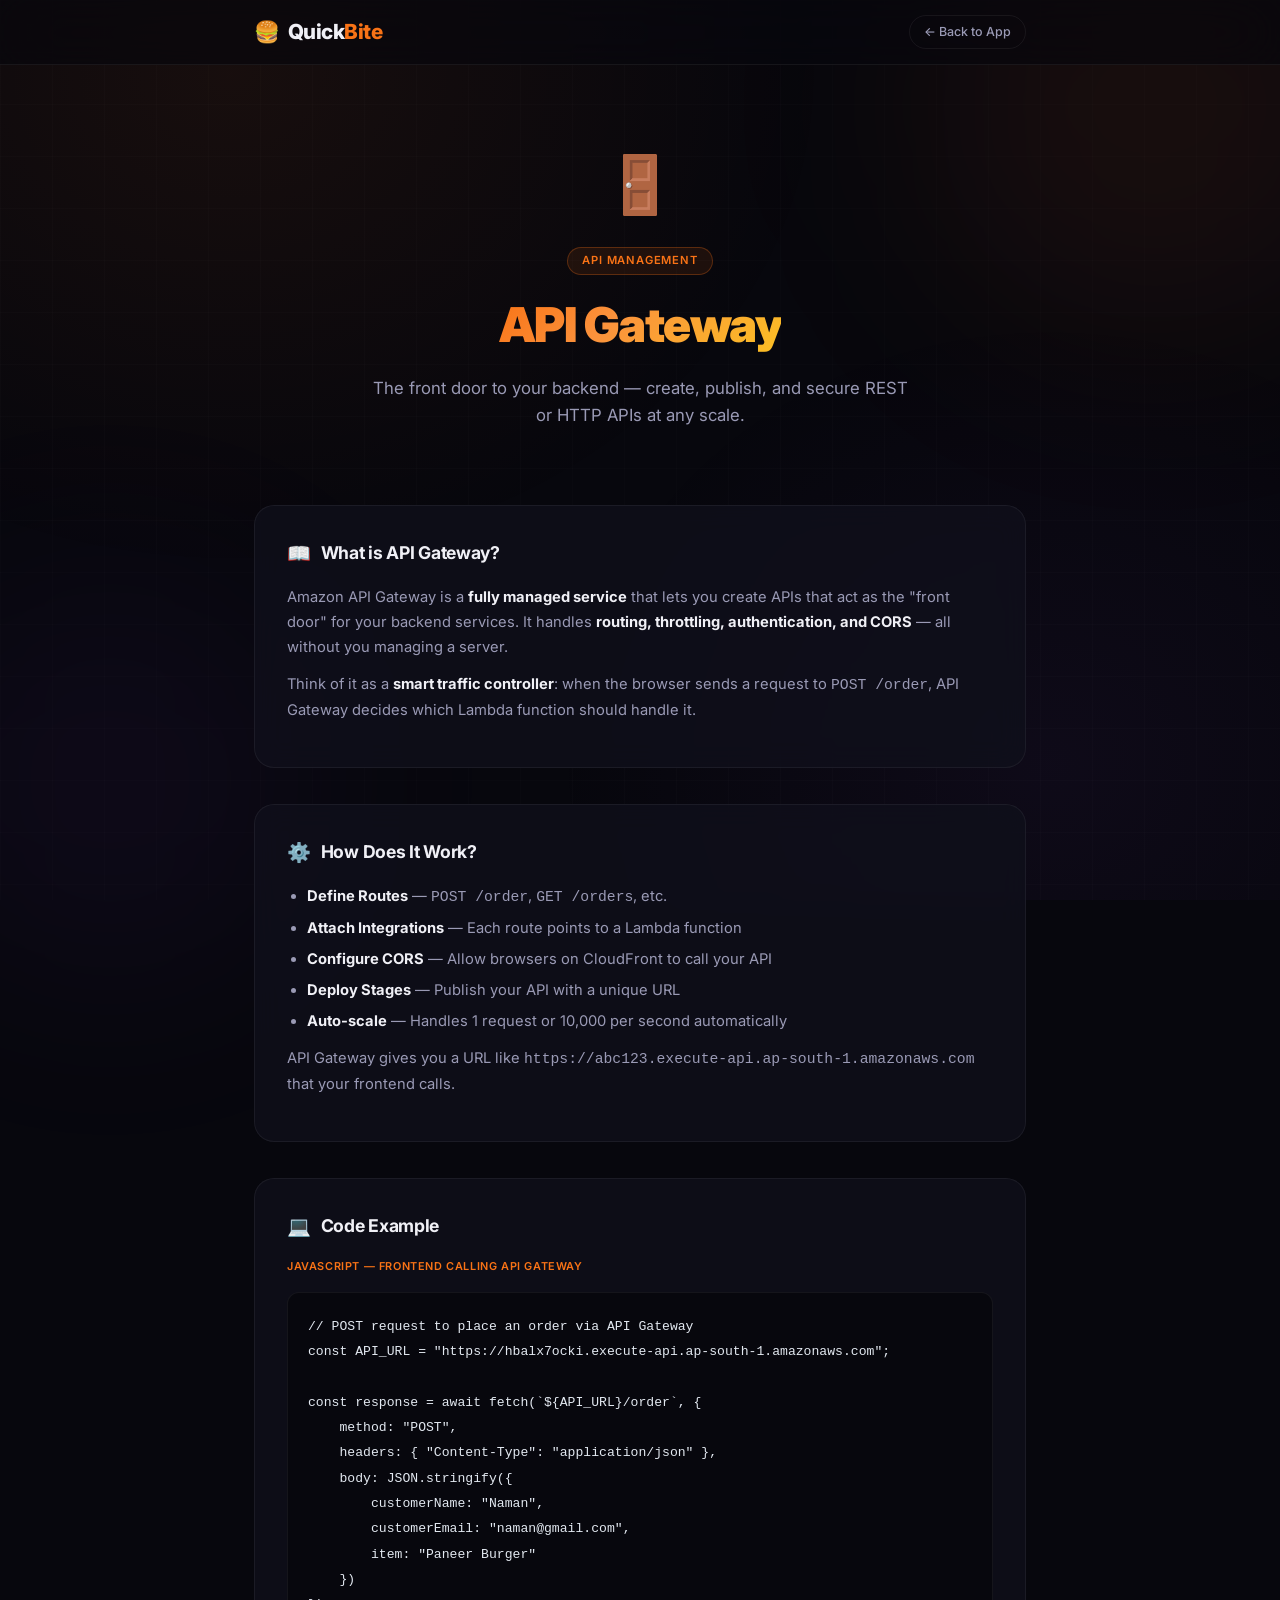
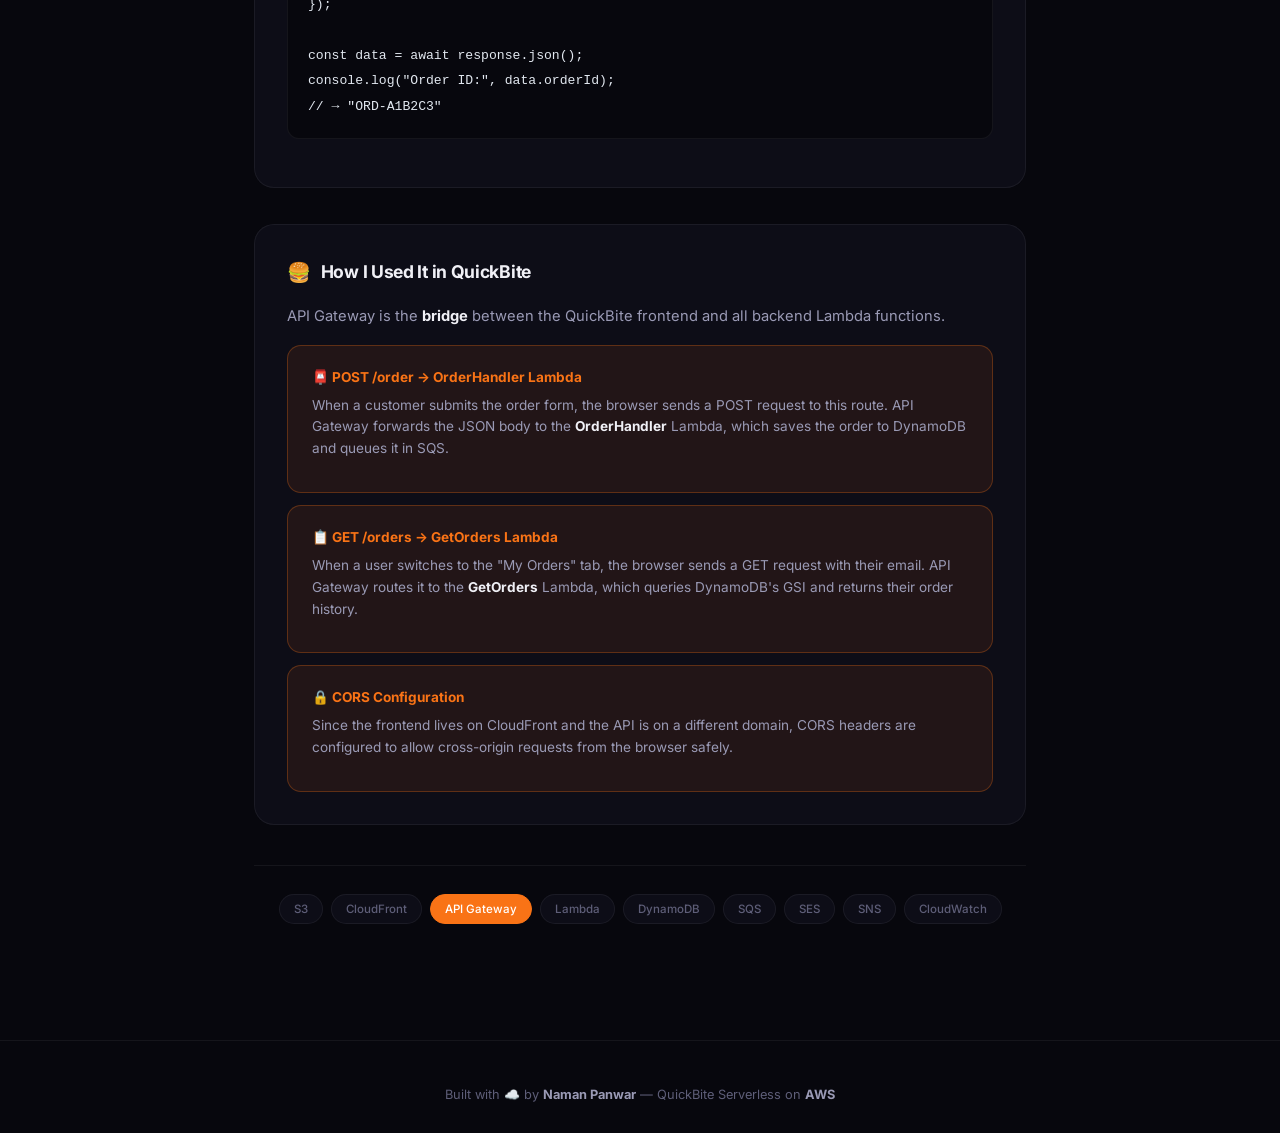
<file: quickbite/services/api-gateway.html>
<!DOCTYPE html>
<html lang="en">
<head>
    <meta charset="UTF-8">
    <meta name="viewport" content="width=device-width, initial-scale=1.0">
    <meta name="description" content="Learn how API Gateway routes HTTP requests to Lambda in the QuickBite serverless ordering system.">
    <title>API Gateway — QuickBite AWS Services</title>
    <link rel="preconnect" href="https://fonts.googleapis.com">
    <link rel="preconnect" href="https://fonts.gstatic.com" crossorigin>
    <link href="https://fonts.googleapis.com/css2?family=Inter:wght@300;400;500;600;700;800;900&display=swap" rel="stylesheet">
    <style>
        :root{--bg-base:#07070d;--bg-surface:#0e0e19;--bg-card:rgba(16,16,28,0.78);--bg-input:rgba(22,22,40,0.92);--text-1:#f0f0f6;--text-2:#9a9ab5;--text-3:#5e5e78;--accent:#f97316;--accent-h:#fb923c;--accent-glow:rgba(249,115,22,0.22);--accent-soft:rgba(249,115,22,0.09);--green:#22c55e;--green-glow:rgba(34,197,94,0.14);--border:rgba(255,255,255,0.06);--border-h:rgba(255,255,255,0.12);--border-a:rgba(249,115,22,0.28);--radius:14px;--radius-full:9999px;--font:'Inter',-apple-system,BlinkMacSystemFont,'Segoe UI',sans-serif}
        *,*::before,*::after{margin:0;padding:0;box-sizing:border-box}html{scroll-behavior:smooth}body{font-family:var(--font);background:var(--bg-base);color:var(--text-1);min-height:100vh;line-height:1.6;-webkit-font-smoothing:antialiased;overflow-x:hidden}
        .bg-grid{position:fixed;inset:0;z-index:0;pointer-events:none;background-image:radial-gradient(ellipse 600px 500px at 18% 8%,rgba(249,115,22,0.07),transparent),radial-gradient(ellipse 500px 450px at 82% 85%,rgba(168,85,247,0.05),transparent),linear-gradient(rgba(255,255,255,0.013) 1px,transparent 1px),linear-gradient(90deg,rgba(255,255,255,0.013) 1px,transparent 1px);background-size:100% 100%,100% 100%,52px 52px,52px 52px}
        .orb{position:fixed;border-radius:50%;filter:blur(110px);pointer-events:none;z-index:0}.orb-1{width:450px;height:450px;background:rgba(249,115,22,0.075);top:-120px;right:-100px}.orb-2{width:380px;height:380px;background:rgba(168,85,247,0.055);bottom:-70px;left:-80px}
        .navbar{position:fixed;top:0;left:0;right:0;z-index:100;background:rgba(7,7,13,0.72);backdrop-filter:blur(28px) saturate(180%);-webkit-backdrop-filter:blur(28px) saturate(180%);border-bottom:1px solid var(--border)}.nav-inner{max-width:820px;margin:0 auto;padding:0 24px;height:64px;display:flex;align-items:center;justify-content:space-between}.brand{font-size:1.3rem;font-weight:800;letter-spacing:-0.5px;display:flex;align-items:center;gap:8px;text-decoration:none;color:var(--text-1)}.brand-accent{color:var(--accent)}.back-btn{display:flex;align-items:center;gap:6px;padding:6px 14px;border-radius:var(--radius-full);border:1px solid var(--border);background:transparent;color:var(--text-2);font-family:var(--font);font-size:0.78rem;font-weight:500;cursor:pointer;transition:0.25s ease;text-decoration:none}.back-btn:hover{border-color:var(--accent);color:var(--accent)}
        .main{position:relative;z-index:1;max-width:820px;margin:0 auto;padding:96px 24px 60px}
        .service-hero{text-align:center;padding:44px 0 40px;animation:fadeUp 500ms ease}.service-icon{font-size:3.5rem;margin-bottom:16px}.service-tag{display:inline-block;padding:4px 14px;border-radius:var(--radius-full);background:var(--accent-soft);border:1px solid var(--border-a);font-size:0.7rem;font-weight:600;color:var(--accent);text-transform:uppercase;letter-spacing:0.8px;margin-bottom:12px}.service-hero h1{font-size:clamp(2rem,5vw,3rem);font-weight:900;letter-spacing:-1.5px;margin-bottom:12px}.gradient-text{background:linear-gradient(135deg,var(--accent) 0%,#fb923c 40%,#fbbf24 100%);-webkit-background-clip:text;-webkit-text-fill-color:transparent;background-clip:text}.service-hero p{font-size:1.05rem;color:var(--text-2);max-width:540px;margin:0 auto}
        .section{margin-top:36px;animation:fadeUp 500ms ease backwards}.section:nth-child(2){animation-delay:80ms}.section:nth-child(3){animation-delay:160ms}.section:nth-child(4){animation-delay:240ms}.section:nth-child(5){animation-delay:320ms}
        .section-card{background:var(--bg-card);border:1px solid var(--border);border-radius:20px;padding:32px;backdrop-filter:blur(14px);transition:border-color 0.3s}.section-card:hover{border-color:var(--border-h)}.section-title{font-size:1.1rem;font-weight:700;letter-spacing:-0.3px;margin-bottom:16px;display:flex;align-items:center;gap:10px}.section-title .icon{font-size:1.2rem}.section-body{color:var(--text-2);font-size:0.92rem;line-height:1.7}.section-body p{margin-bottom:12px}.section-body ul{padding-left:20px;margin-bottom:12px}.section-body li{margin-bottom:6px}.section-body strong{color:var(--text-1)}
        .code-block{background:rgba(0,0,0,0.4);border:1px solid var(--border);border-radius:12px;padding:20px;overflow-x:auto;margin:16px 0}.code-block code{font-family:'SF Mono','Fira Code','Consolas',monospace;font-size:0.82rem;color:#e2e8f0;line-height:1.7;white-space:pre}.code-label{font-size:0.68rem;font-weight:600;color:var(--accent);text-transform:uppercase;letter-spacing:0.6px;margin-bottom:8px}
        .highlight-card{background:var(--accent-soft);border:1px solid var(--border-a);border-radius:14px;padding:20px 24px;margin-top:16px}.highlight-card h4{color:var(--accent);font-size:0.85rem;font-weight:700;margin-bottom:6px}.highlight-card p{color:var(--text-2);font-size:0.85rem;line-height:1.6}
        .nav-services{display:flex;flex-wrap:wrap;gap:8px;justify-content:center;margin-top:40px;padding-top:28px;border-top:1px solid var(--border);animation:fadeUp 500ms ease 400ms backwards}.nav-services a{padding:5px 14px;border-radius:var(--radius-full);background:var(--bg-card);border:1px solid var(--border);font-size:0.72rem;font-weight:500;color:var(--text-3);text-decoration:none;transition:0.25s ease}.nav-services a:hover{border-color:var(--border-a);color:var(--accent);background:var(--accent-soft);transform:translateY(-1px)}.nav-services a.current{background:var(--accent);color:#fff;border-color:var(--accent)}
        .footer{text-align:center;padding:44px 24px 32px;color:var(--text-3);font-size:0.8rem;border-top:1px solid var(--border);margin-top:56px;position:relative;z-index:1}.footer strong{color:var(--text-2)}
        @keyframes fadeUp{from{opacity:0;transform:translateY(18px)}to{opacity:1;transform:translateY(0)}}@media(max-width:600px){.section-card{padding:22px 18px}.service-hero h1{letter-spacing:-1px}}
    </style>
</head>
<body>
    <div class="bg-grid"></div><div class="orb orb-1"></div><div class="orb orb-2"></div>
    <nav class="navbar"><div class="nav-inner">
        <a class="brand" href="../index.html"><span>🍔</span><span>Quick<span class="brand-accent">Bite</span></span></a>
        <a class="back-btn" href="../index.html">← Back to App</a>
    </div></nav>

    <main class="main">
        <section class="service-hero">
            <div class="service-icon">🚪</div>
            <div class="service-tag">API Management</div>
            <h1><span class="gradient-text">API Gateway</span></h1>
            <p>The front door to your backend — create, publish, and secure REST or HTTP APIs at any scale.</p>
        </section>

        <div class="section"><div class="section-card">
            <div class="section-title"><span class="icon">📖</span> What is API Gateway?</div>
            <div class="section-body">
                <p>Amazon API Gateway is a <strong>fully managed service</strong> that lets you create APIs that act as the "front door" for your backend services. It handles <strong>routing, throttling, authentication, and CORS</strong> — all without you managing a server.</p>
                <p>Think of it as a <strong>smart traffic controller</strong>: when the browser sends a request to <code>POST /order</code>, API Gateway decides which Lambda function should handle it.</p>
            </div>
        </div></div>

        <div class="section"><div class="section-card">
            <div class="section-title"><span class="icon">⚙️</span> How Does It Work?</div>
            <div class="section-body">
                <ul>
                    <li><strong>Define Routes</strong> — <code>POST /order</code>, <code>GET /orders</code>, etc.</li>
                    <li><strong>Attach Integrations</strong> — Each route points to a Lambda function</li>
                    <li><strong>Configure CORS</strong> — Allow browsers on CloudFront to call your API</li>
                    <li><strong>Deploy Stages</strong> — Publish your API with a unique URL</li>
                    <li><strong>Auto-scale</strong> — Handles 1 request or 10,000 per second automatically</li>
                </ul>
                <p>API Gateway gives you a URL like <code>https://abc123.execute-api.ap-south-1.amazonaws.com</code> that your frontend calls.</p>
            </div>
        </div></div>

        <div class="section"><div class="section-card">
            <div class="section-title"><span class="icon">💻</span> Code Example</div>
            <div class="section-body">
                <div class="code-label">JavaScript — Frontend calling API Gateway</div>
                <div class="code-block"><code>// POST request to place an order via API Gateway
const API_URL = "https://hbalx7ocki.execute-api.ap-south-1.amazonaws.com";

const response = await fetch(`${API_URL}/order`, {
    method: "POST",
    headers: { "Content-Type": "application/json" },
    body: JSON.stringify({
        customerName: "Naman",
        customerEmail: "naman@gmail.com",
        item: "Paneer Burger"
    })
});

const data = await response.json();
console.log("Order ID:", data.orderId);
// → "ORD-A1B2C3"</code></div>
            </div>
        </div></div>

        <div class="section"><div class="section-card">
            <div class="section-title"><span class="icon">🍔</span> How I Used It in QuickBite</div>
            <div class="section-body">
                <p>API Gateway is the <strong>bridge</strong> between the QuickBite frontend and all backend Lambda functions.</p>
                <div class="highlight-card">
                    <h4>📮 POST /order → OrderHandler Lambda</h4>
                    <p>When a customer submits the order form, the browser sends a POST request to this route. API Gateway forwards the JSON body to the <strong>OrderHandler</strong> Lambda, which saves the order to DynamoDB and queues it in SQS.</p>
                </div>
                <div class="highlight-card" style="margin-top:12px">
                    <h4>📋 GET /orders → GetOrders Lambda</h4>
                    <p>When a user switches to the "My Orders" tab, the browser sends a GET request with their email. API Gateway routes it to the <strong>GetOrders</strong> Lambda, which queries DynamoDB's GSI and returns their order history.</p>
                </div>
                <div class="highlight-card" style="margin-top:12px">
                    <h4>🔒 CORS Configuration</h4>
                    <p>Since the frontend lives on CloudFront and the API is on a different domain, CORS headers are configured to allow cross-origin requests from the browser safely.</p>
                </div>
            </div>
        </div></div>

        <nav class="nav-services">
            <a href="s3.html">S3</a><a href="cloudfront.html">CloudFront</a><a href="api-gateway.html" class="current">API Gateway</a><a href="lambda.html">Lambda</a><a href="dynamodb.html">DynamoDB</a><a href="sqs.html">SQS</a><a href="ses.html">SES</a><a href="sns.html">SNS</a><a href="cloudwatch.html">CloudWatch</a>
        </nav>
    </main>
    <footer class="footer">Built with ☁️ by <strong>Naman Panwar</strong> — QuickBite Serverless on <strong>AWS</strong></footer>
</body>
</html>
</file>
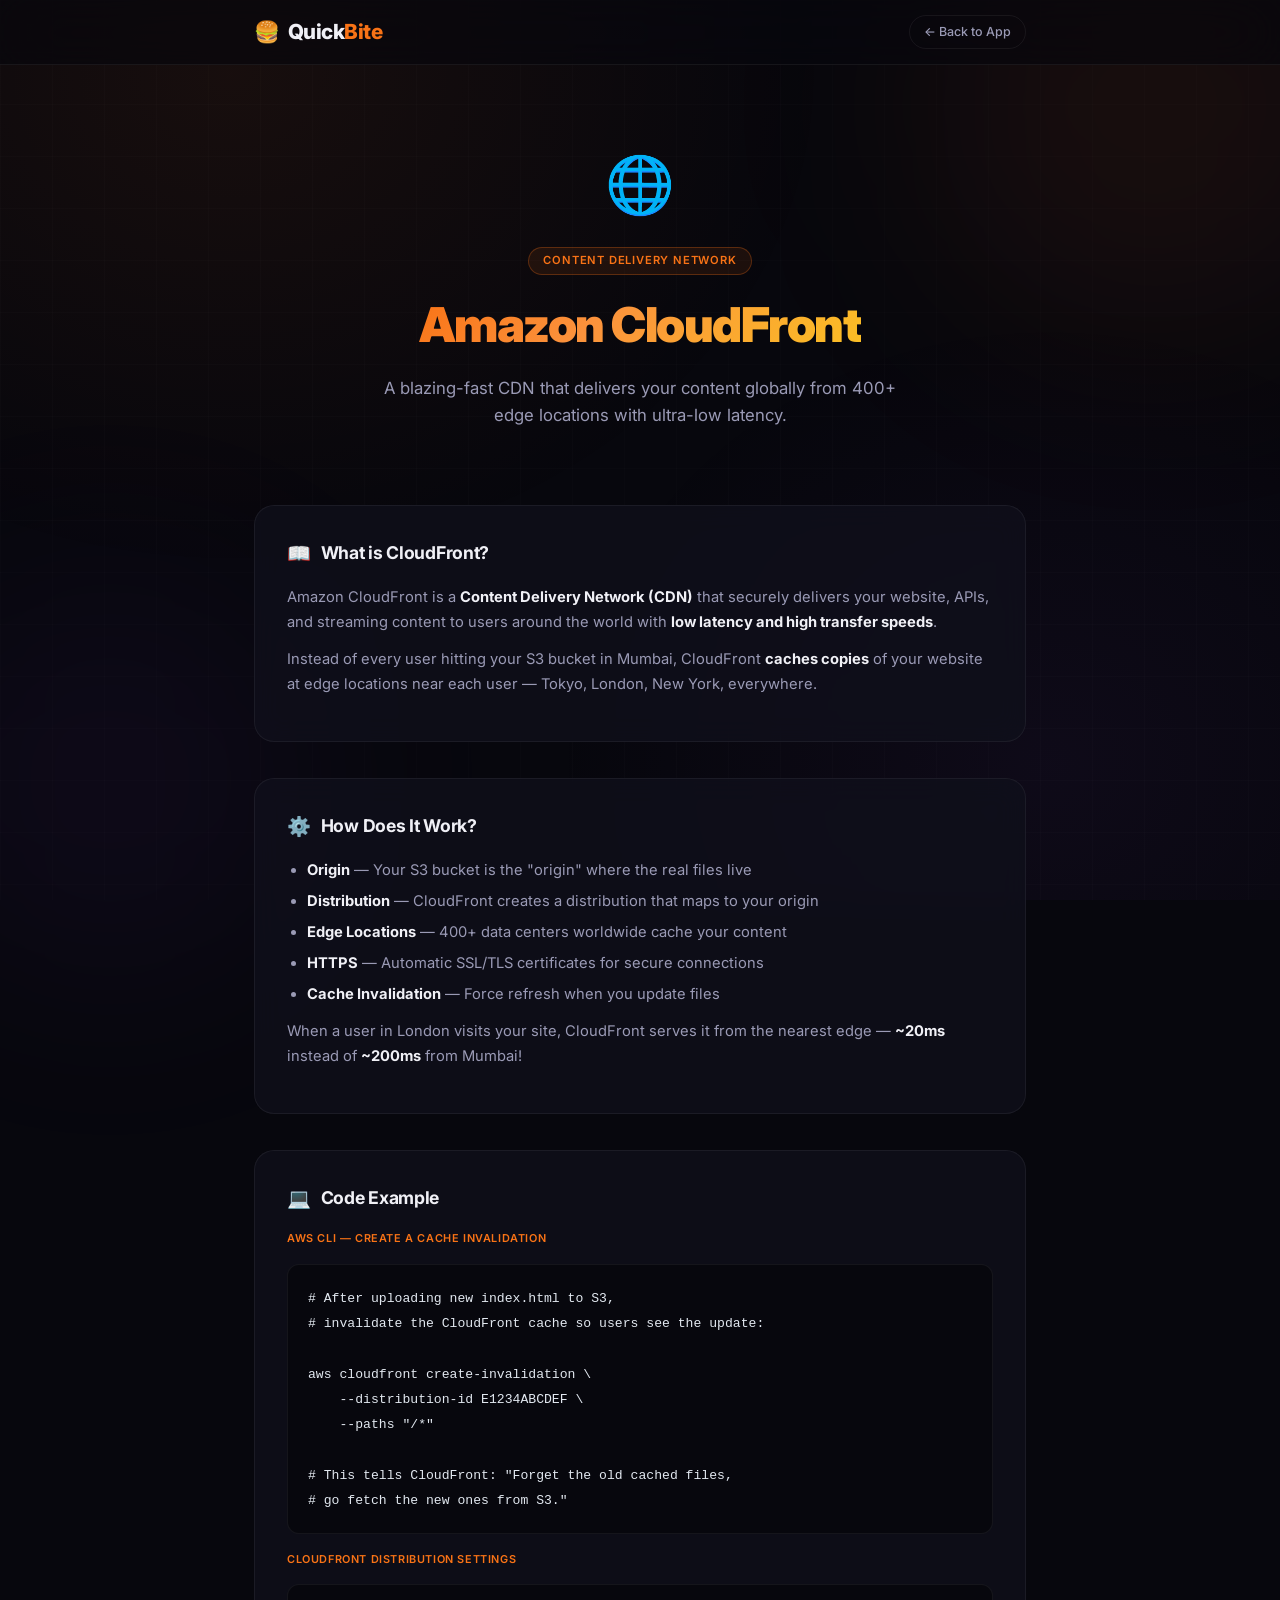
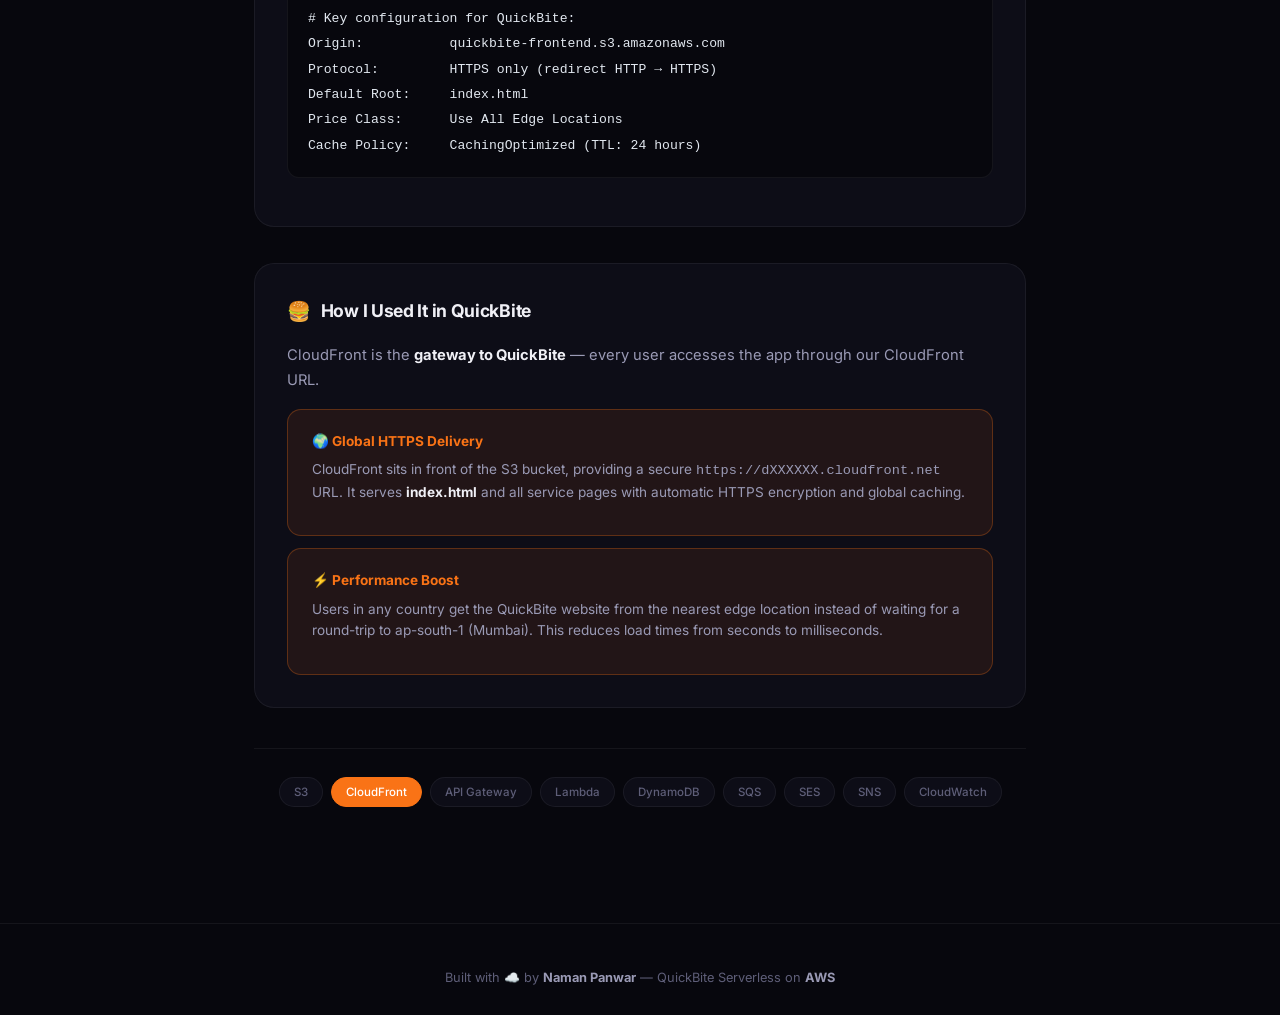
<file: quickbite/services/cloudfront.html>
<!DOCTYPE html>
<html lang="en">
<head>
    <meta charset="UTF-8">
    <meta name="viewport" content="width=device-width, initial-scale=1.0">
    <meta name="description" content="Learn how Amazon CloudFront powers QuickBite with global content delivery and HTTPS.">
    <title>Amazon CloudFront — QuickBite AWS Services</title>
    <link rel="preconnect" href="https://fonts.googleapis.com">
    <link rel="preconnect" href="https://fonts.gstatic.com" crossorigin>
    <link href="https://fonts.googleapis.com/css2?family=Inter:wght@300;400;500;600;700;800;900&display=swap" rel="stylesheet">
    <style>
        :root{--bg-base:#07070d;--bg-surface:#0e0e19;--bg-card:rgba(16,16,28,0.78);--bg-input:rgba(22,22,40,0.92);--text-1:#f0f0f6;--text-2:#9a9ab5;--text-3:#5e5e78;--accent:#f97316;--accent-h:#fb923c;--accent-glow:rgba(249,115,22,0.22);--accent-soft:rgba(249,115,22,0.09);--green:#22c55e;--green-glow:rgba(34,197,94,0.14);--border:rgba(255,255,255,0.06);--border-h:rgba(255,255,255,0.12);--border-a:rgba(249,115,22,0.28);--radius:14px;--radius-full:9999px;--font:'Inter',-apple-system,BlinkMacSystemFont,'Segoe UI',sans-serif}
        *,*::before,*::after{margin:0;padding:0;box-sizing:border-box}html{scroll-behavior:smooth}body{font-family:var(--font);background:var(--bg-base);color:var(--text-1);min-height:100vh;line-height:1.6;-webkit-font-smoothing:antialiased;overflow-x:hidden}
        .bg-grid{position:fixed;inset:0;z-index:0;pointer-events:none;background-image:radial-gradient(ellipse 600px 500px at 18% 8%,rgba(249,115,22,0.07),transparent),radial-gradient(ellipse 500px 450px at 82% 85%,rgba(168,85,247,0.05),transparent),linear-gradient(rgba(255,255,255,0.013) 1px,transparent 1px),linear-gradient(90deg,rgba(255,255,255,0.013) 1px,transparent 1px);background-size:100% 100%,100% 100%,52px 52px,52px 52px}
        .orb{position:fixed;border-radius:50%;filter:blur(110px);pointer-events:none;z-index:0}.orb-1{width:450px;height:450px;background:rgba(249,115,22,0.075);top:-120px;right:-100px}.orb-2{width:380px;height:380px;background:rgba(168,85,247,0.055);bottom:-70px;left:-80px}
        .navbar{position:fixed;top:0;left:0;right:0;z-index:100;background:rgba(7,7,13,0.72);backdrop-filter:blur(28px) saturate(180%);-webkit-backdrop-filter:blur(28px) saturate(180%);border-bottom:1px solid var(--border)}.nav-inner{max-width:820px;margin:0 auto;padding:0 24px;height:64px;display:flex;align-items:center;justify-content:space-between}.brand{font-size:1.3rem;font-weight:800;letter-spacing:-0.5px;display:flex;align-items:center;gap:8px;text-decoration:none;color:var(--text-1)}.brand-accent{color:var(--accent)}.back-btn{display:flex;align-items:center;gap:6px;padding:6px 14px;border-radius:var(--radius-full);border:1px solid var(--border);background:transparent;color:var(--text-2);font-family:var(--font);font-size:0.78rem;font-weight:500;cursor:pointer;transition:0.25s ease;text-decoration:none}.back-btn:hover{border-color:var(--accent);color:var(--accent)}
        .main{position:relative;z-index:1;max-width:820px;margin:0 auto;padding:96px 24px 60px}
        .service-hero{text-align:center;padding:44px 0 40px;animation:fadeUp 500ms ease}.service-icon{font-size:3.5rem;margin-bottom:16px}.service-tag{display:inline-block;padding:4px 14px;border-radius:var(--radius-full);background:var(--accent-soft);border:1px solid var(--border-a);font-size:0.7rem;font-weight:600;color:var(--accent);text-transform:uppercase;letter-spacing:0.8px;margin-bottom:12px}.service-hero h1{font-size:clamp(2rem,5vw,3rem);font-weight:900;letter-spacing:-1.5px;margin-bottom:12px}.gradient-text{background:linear-gradient(135deg,var(--accent) 0%,#fb923c 40%,#fbbf24 100%);-webkit-background-clip:text;-webkit-text-fill-color:transparent;background-clip:text}.service-hero p{font-size:1.05rem;color:var(--text-2);max-width:540px;margin:0 auto}
        .section{margin-top:36px;animation:fadeUp 500ms ease backwards}.section:nth-child(2){animation-delay:80ms}.section:nth-child(3){animation-delay:160ms}.section:nth-child(4){animation-delay:240ms}.section:nth-child(5){animation-delay:320ms}
        .section-card{background:var(--bg-card);border:1px solid var(--border);border-radius:20px;padding:32px;backdrop-filter:blur(14px);transition:border-color 0.3s}.section-card:hover{border-color:var(--border-h)}.section-title{font-size:1.1rem;font-weight:700;letter-spacing:-0.3px;margin-bottom:16px;display:flex;align-items:center;gap:10px}.section-title .icon{font-size:1.2rem}.section-body{color:var(--text-2);font-size:0.92rem;line-height:1.7}.section-body p{margin-bottom:12px}.section-body ul{padding-left:20px;margin-bottom:12px}.section-body li{margin-bottom:6px}.section-body strong{color:var(--text-1)}
        .code-block{background:rgba(0,0,0,0.4);border:1px solid var(--border);border-radius:12px;padding:20px;overflow-x:auto;margin:16px 0}.code-block code{font-family:'SF Mono','Fira Code','Consolas',monospace;font-size:0.82rem;color:#e2e8f0;line-height:1.7;white-space:pre}.code-label{font-size:0.68rem;font-weight:600;color:var(--accent);text-transform:uppercase;letter-spacing:0.6px;margin-bottom:8px}
        .highlight-card{background:var(--accent-soft);border:1px solid var(--border-a);border-radius:14px;padding:20px 24px;margin-top:16px}.highlight-card h4{color:var(--accent);font-size:0.85rem;font-weight:700;margin-bottom:6px}.highlight-card p{color:var(--text-2);font-size:0.85rem;line-height:1.6}
        .nav-services{display:flex;flex-wrap:wrap;gap:8px;justify-content:center;margin-top:40px;padding-top:28px;border-top:1px solid var(--border);animation:fadeUp 500ms ease 400ms backwards}.nav-services a{padding:5px 14px;border-radius:var(--radius-full);background:var(--bg-card);border:1px solid var(--border);font-size:0.72rem;font-weight:500;color:var(--text-3);text-decoration:none;transition:0.25s ease}.nav-services a:hover{border-color:var(--border-a);color:var(--accent);background:var(--accent-soft);transform:translateY(-1px)}.nav-services a.current{background:var(--accent);color:#fff;border-color:var(--accent)}
        .footer{text-align:center;padding:44px 24px 32px;color:var(--text-3);font-size:0.8rem;border-top:1px solid var(--border);margin-top:56px;position:relative;z-index:1}.footer strong{color:var(--text-2)}
        @keyframes fadeUp{from{opacity:0;transform:translateY(18px)}to{opacity:1;transform:translateY(0)}}@media(max-width:600px){.section-card{padding:22px 18px}.service-hero h1{letter-spacing:-1px}}
    </style>
</head>
<body>
    <div class="bg-grid"></div><div class="orb orb-1"></div><div class="orb orb-2"></div>
    <nav class="navbar"><div class="nav-inner">
        <a class="brand" href="../index.html"><span>🍔</span><span>Quick<span class="brand-accent">Bite</span></span></a>
        <a class="back-btn" href="../index.html">← Back to App</a>
    </div></nav>

    <main class="main">
        <section class="service-hero">
            <div class="service-icon">🌐</div>
            <div class="service-tag">Content Delivery Network</div>
            <h1><span class="gradient-text">Amazon CloudFront</span></h1>
            <p>A blazing-fast CDN that delivers your content globally from 400+ edge locations with ultra-low latency.</p>
        </section>

        <div class="section"><div class="section-card">
            <div class="section-title"><span class="icon">📖</span> What is CloudFront?</div>
            <div class="section-body">
                <p>Amazon CloudFront is a <strong>Content Delivery Network (CDN)</strong> that securely delivers your website, APIs, and streaming content to users around the world with <strong>low latency and high transfer speeds</strong>.</p>
                <p>Instead of every user hitting your S3 bucket in Mumbai, CloudFront <strong>caches copies</strong> of your website at edge locations near each user — Tokyo, London, New York, everywhere.</p>
            </div>
        </div></div>

        <div class="section"><div class="section-card">
            <div class="section-title"><span class="icon">⚙️</span> How Does It Work?</div>
            <div class="section-body">
                <ul>
                    <li><strong>Origin</strong> — Your S3 bucket is the "origin" where the real files live</li>
                    <li><strong>Distribution</strong> — CloudFront creates a distribution that maps to your origin</li>
                    <li><strong>Edge Locations</strong> — 400+ data centers worldwide cache your content</li>
                    <li><strong>HTTPS</strong> — Automatic SSL/TLS certificates for secure connections</li>
                    <li><strong>Cache Invalidation</strong> — Force refresh when you update files</li>
                </ul>
                <p>When a user in London visits your site, CloudFront serves it from the nearest edge — <strong>~20ms</strong> instead of <strong>~200ms</strong> from Mumbai!</p>
            </div>
        </div></div>

        <div class="section"><div class="section-card">
            <div class="section-title"><span class="icon">💻</span> Code Example</div>
            <div class="section-body">
                <div class="code-label">AWS CLI — Create a Cache Invalidation</div>
                <div class="code-block"><code># After uploading new index.html to S3,
# invalidate the CloudFront cache so users see the update:

aws cloudfront create-invalidation \
    --distribution-id E1234ABCDEF \
    --paths "/*"

# This tells CloudFront: "Forget the old cached files,
# go fetch the new ones from S3."</code></div>
                <div class="code-label">CloudFront Distribution Settings</div>
                <div class="code-block"><code># Key configuration for QuickBite:
Origin:           quickbite-frontend.s3.amazonaws.com
Protocol:         HTTPS only (redirect HTTP → HTTPS)
Default Root:     index.html
Price Class:      Use All Edge Locations
Cache Policy:     CachingOptimized (TTL: 24 hours)</code></div>
            </div>
        </div></div>

        <div class="section"><div class="section-card">
            <div class="section-title"><span class="icon">🍔</span> How I Used It in QuickBite</div>
            <div class="section-body">
                <p>CloudFront is the <strong>gateway to QuickBite</strong> — every user accesses the app through our CloudFront URL.</p>
                <div class="highlight-card">
                    <h4>🌍 Global HTTPS Delivery</h4>
                    <p>CloudFront sits in front of the S3 bucket, providing a secure <code>https://dXXXXXX.cloudfront.net</code> URL. It serves <strong>index.html</strong> and all service pages with automatic HTTPS encryption and global caching.</p>
                </div>
                <div class="highlight-card" style="margin-top:12px">
                    <h4>⚡ Performance Boost</h4>
                    <p>Users in any country get the QuickBite website from the nearest edge location instead of waiting for a round-trip to ap-south-1 (Mumbai). This reduces load times from seconds to milliseconds.</p>
                </div>
            </div>
        </div></div>

        <nav class="nav-services">
            <a href="s3.html">S3</a><a href="cloudfront.html" class="current">CloudFront</a><a href="api-gateway.html">API Gateway</a><a href="lambda.html">Lambda</a><a href="dynamodb.html">DynamoDB</a><a href="sqs.html">SQS</a><a href="ses.html">SES</a><a href="sns.html">SNS</a><a href="cloudwatch.html">CloudWatch</a>
        </nav>
    </main>
    <footer class="footer">Built with ☁️ by <strong>Naman Panwar</strong> — QuickBite Serverless on <strong>AWS</strong></footer>
</body>
</html>
</file>
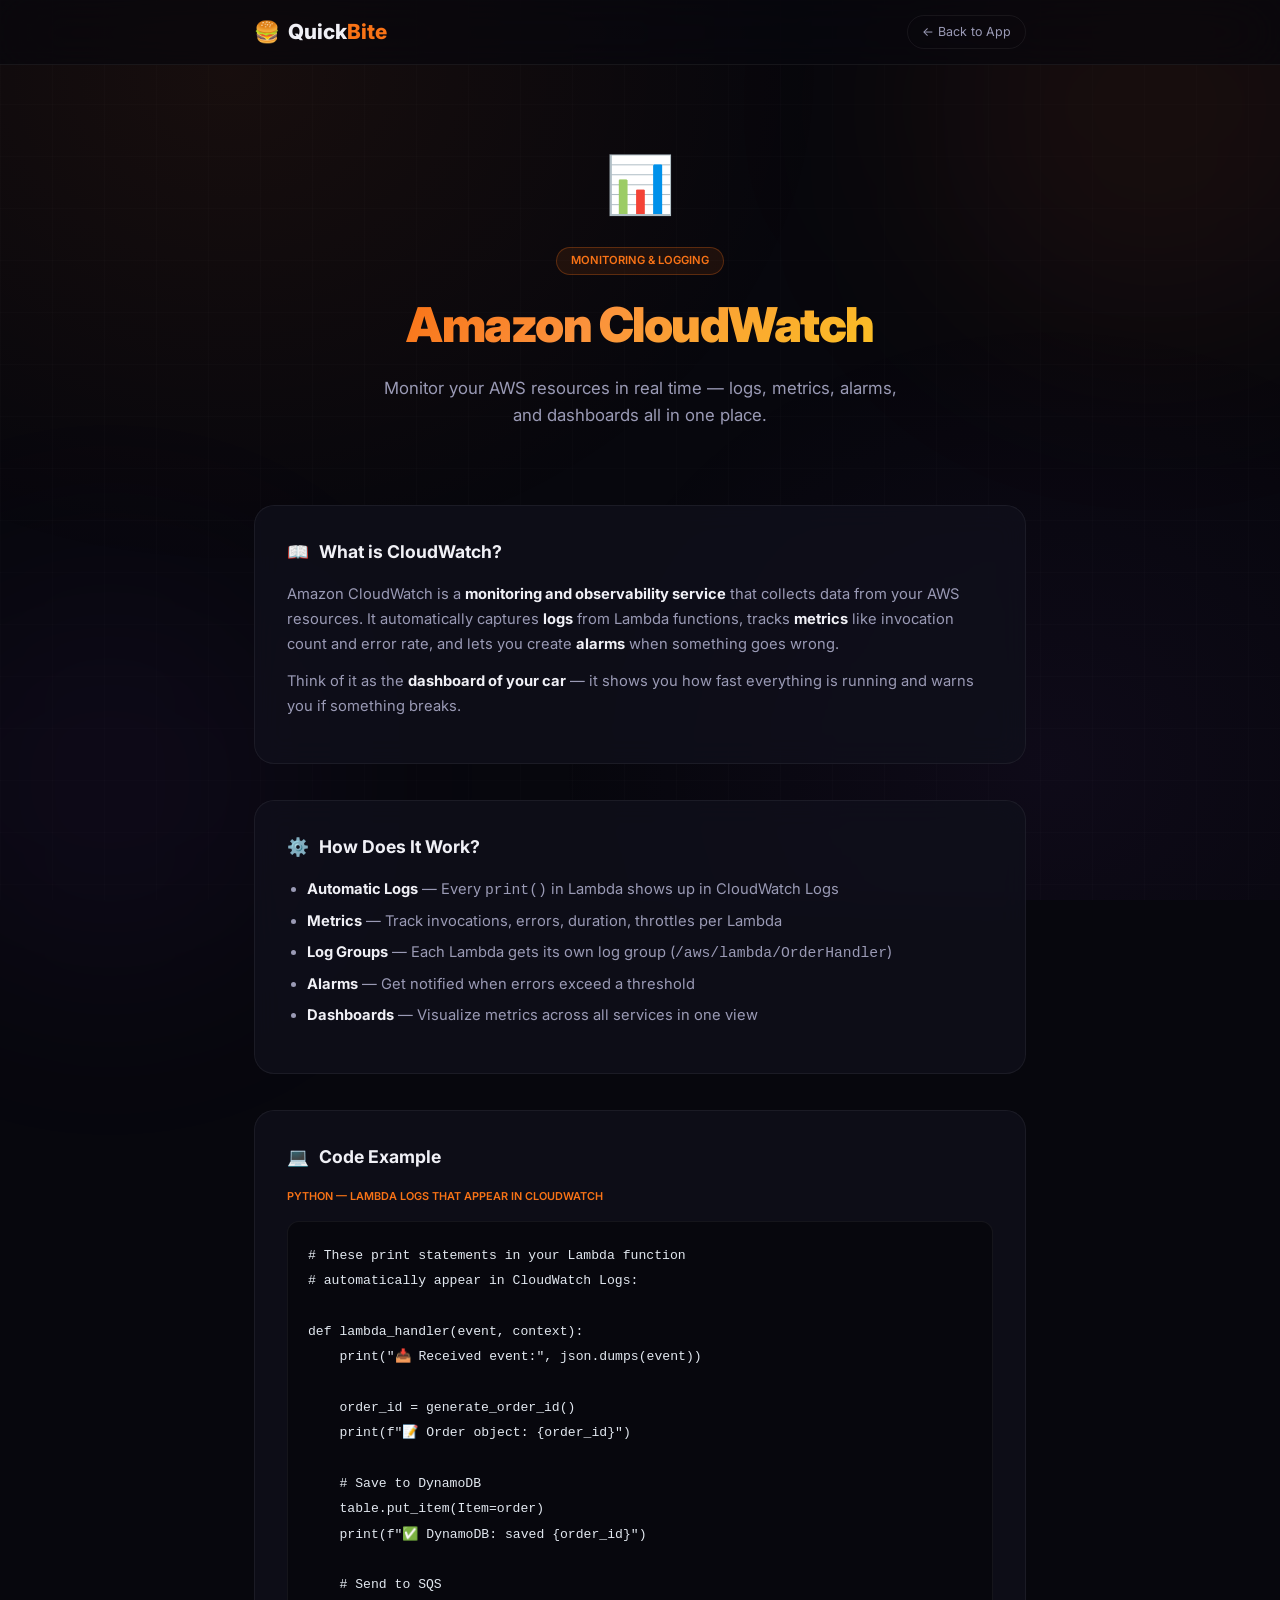
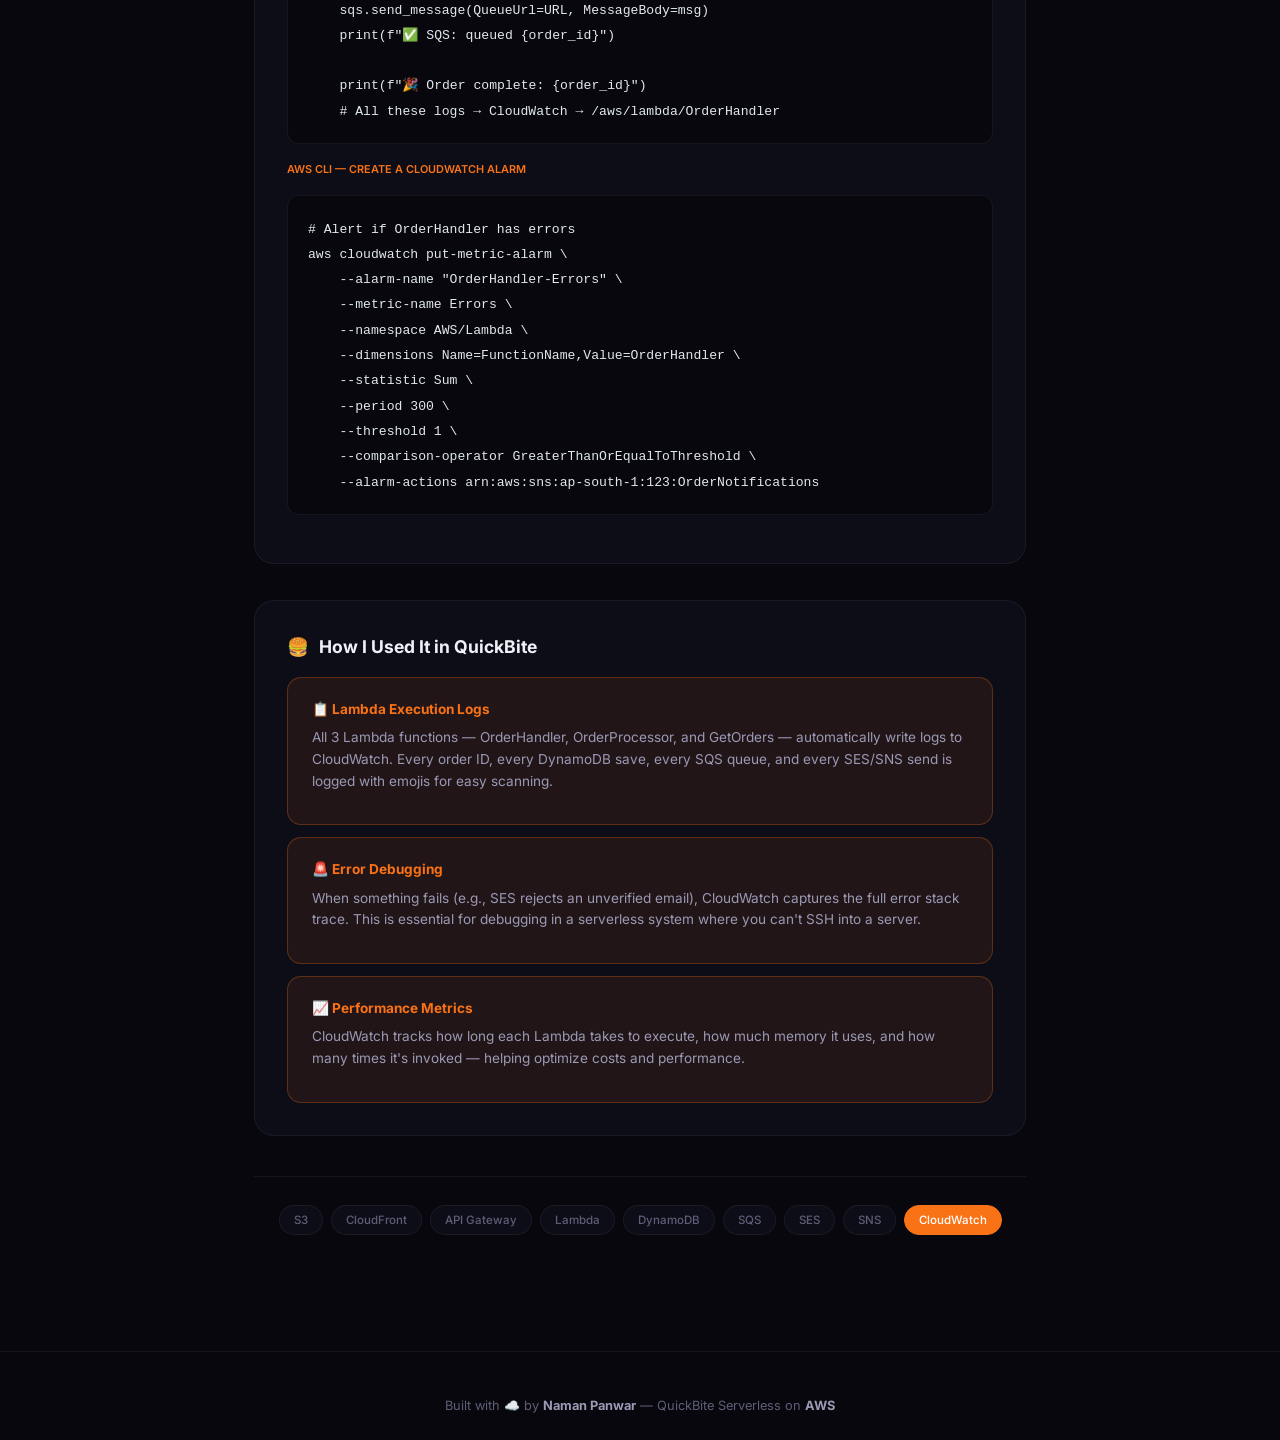
<file: quickbite/services/cloudwatch.html>
<!DOCTYPE html>
<html lang="en">
<head>
    <meta charset="UTF-8"><meta name="viewport" content="width=device-width, initial-scale=1.0">
    <title>Amazon CloudWatch — QuickBite AWS Services</title>
    <link href="https://fonts.googleapis.com/css2?family=Inter:wght@300;400;500;600;700;800;900&display=swap" rel="stylesheet">
    <style>
        :root{--bg-base:#07070d;--bg-card:rgba(16,16,28,0.78);--text-1:#f0f0f6;--text-2:#9a9ab5;--text-3:#5e5e78;--accent:#f97316;--accent-soft:rgba(249,115,22,0.09);--border:rgba(255,255,255,0.06);--border-h:rgba(255,255,255,0.12);--border-a:rgba(249,115,22,0.28);--radius-full:9999px;--font:'Inter',-apple-system,sans-serif}
        *,*::before,*::after{margin:0;padding:0;box-sizing:border-box}body{font-family:var(--font);background:var(--bg-base);color:var(--text-1);min-height:100vh;line-height:1.6;-webkit-font-smoothing:antialiased;overflow-x:hidden}
        .bg-grid{position:fixed;inset:0;z-index:0;pointer-events:none;background-image:radial-gradient(ellipse 600px 500px at 18% 8%,rgba(249,115,22,0.07),transparent),radial-gradient(ellipse 500px 450px at 82% 85%,rgba(168,85,247,0.05),transparent),linear-gradient(rgba(255,255,255,0.013) 1px,transparent 1px),linear-gradient(90deg,rgba(255,255,255,0.013) 1px,transparent 1px);background-size:100% 100%,100% 100%,52px 52px,52px 52px}
        .orb{position:fixed;border-radius:50%;filter:blur(110px);pointer-events:none;z-index:0}.orb-1{width:450px;height:450px;background:rgba(249,115,22,0.075);top:-120px;right:-100px}.orb-2{width:380px;height:380px;background:rgba(168,85,247,0.055);bottom:-70px;left:-80px}
        .navbar{position:fixed;top:0;left:0;right:0;z-index:100;background:rgba(7,7,13,0.72);backdrop-filter:blur(28px) saturate(180%);border-bottom:1px solid var(--border)}.nav-inner{max-width:820px;margin:0 auto;padding:0 24px;height:64px;display:flex;align-items:center;justify-content:space-between}.brand{font-size:1.3rem;font-weight:800;display:flex;align-items:center;gap:8px;text-decoration:none;color:var(--text-1)}.brand-accent{color:var(--accent)}.back-btn{padding:6px 14px;border-radius:var(--radius-full);border:1px solid var(--border);background:transparent;color:var(--text-2);font-family:var(--font);font-size:.78rem;text-decoration:none;transition:.25s ease}.back-btn:hover{border-color:var(--accent);color:var(--accent)}
        .main{position:relative;z-index:1;max-width:820px;margin:0 auto;padding:96px 24px 60px}
        .service-hero{text-align:center;padding:44px 0 40px;animation:fadeUp .5s ease}.service-icon{font-size:3.5rem;margin-bottom:16px}.service-tag{display:inline-block;padding:4px 14px;border-radius:var(--radius-full);background:var(--accent-soft);border:1px solid var(--border-a);font-size:.7rem;font-weight:600;color:var(--accent);text-transform:uppercase;margin-bottom:12px}.service-hero h1{font-size:clamp(2rem,5vw,3rem);font-weight:900;letter-spacing:-1.5px;margin-bottom:12px}.gradient-text{background:linear-gradient(135deg,var(--accent),#fb923c 40%,#fbbf24);-webkit-background-clip:text;-webkit-text-fill-color:transparent;background-clip:text}.service-hero p{font-size:1.05rem;color:var(--text-2);max-width:540px;margin:0 auto}
        .section{margin-top:36px;animation:fadeUp .5s ease backwards}.section:nth-child(2){animation-delay:80ms}.section:nth-child(3){animation-delay:160ms}.section:nth-child(4){animation-delay:240ms}.section:nth-child(5){animation-delay:320ms}
        .section-card{background:var(--bg-card);border:1px solid var(--border);border-radius:20px;padding:32px;backdrop-filter:blur(14px);transition:border-color .3s}.section-card:hover{border-color:var(--border-h)}.section-title{font-size:1.1rem;font-weight:700;margin-bottom:16px;display:flex;align-items:center;gap:10px}.section-body{color:var(--text-2);font-size:.92rem;line-height:1.7}.section-body p{margin-bottom:12px}.section-body ul{padding-left:20px;margin-bottom:12px}.section-body li{margin-bottom:6px}.section-body strong{color:var(--text-1)}
        .code-block{background:rgba(0,0,0,0.4);border:1px solid var(--border);border-radius:12px;padding:20px;overflow-x:auto;margin:16px 0}.code-block code{font-family:'SF Mono','Fira Code','Consolas',monospace;font-size:.82rem;color:#e2e8f0;line-height:1.7;white-space:pre}.code-label{font-size:.68rem;font-weight:600;color:var(--accent);text-transform:uppercase;margin-bottom:8px}
        .highlight-card{background:var(--accent-soft);border:1px solid var(--border-a);border-radius:14px;padding:20px 24px;margin-top:16px}.highlight-card h4{color:var(--accent);font-size:.85rem;font-weight:700;margin-bottom:6px}.highlight-card p{color:var(--text-2);font-size:.85rem;line-height:1.6}
        .nav-services{display:flex;flex-wrap:wrap;gap:8px;justify-content:center;margin-top:40px;padding-top:28px;border-top:1px solid var(--border)}.nav-services a{padding:5px 14px;border-radius:var(--radius-full);background:var(--bg-card);border:1px solid var(--border);font-size:.72rem;font-weight:500;color:var(--text-3);text-decoration:none;transition:.25s ease}.nav-services a:hover{border-color:var(--border-a);color:var(--accent);background:var(--accent-soft)}.nav-services a.current{background:var(--accent);color:#fff;border-color:var(--accent)}
        .footer{text-align:center;padding:44px 24px 32px;color:var(--text-3);font-size:.8rem;border-top:1px solid var(--border);margin-top:56px;position:relative;z-index:1}.footer strong{color:var(--text-2)}
        @keyframes fadeUp{from{opacity:0;transform:translateY(18px)}to{opacity:1;transform:translateY(0)}}
    </style>
</head>
<body>
<div class="bg-grid"></div><div class="orb orb-1"></div><div class="orb orb-2"></div>
<nav class="navbar"><div class="nav-inner"><a class="brand" href="../index.html"><span>🍔</span><span>Quick<span class="brand-accent">Bite</span></span></a><a class="back-btn" href="../index.html">← Back to App</a></div></nav>
<main class="main">
    <section class="service-hero">
        <div class="service-icon">📊</div>
        <div class="service-tag">Monitoring & Logging</div>
        <h1><span class="gradient-text">Amazon CloudWatch</span></h1>
        <p>Monitor your AWS resources in real time — logs, metrics, alarms, and dashboards all in one place.</p>
    </section>
    <div class="section"><div class="section-card">
        <div class="section-title"><span class="icon">📖</span> What is CloudWatch?</div>
        <div class="section-body">
            <p>Amazon CloudWatch is a <strong>monitoring and observability service</strong> that collects data from your AWS resources. It automatically captures <strong>logs</strong> from Lambda functions, tracks <strong>metrics</strong> like invocation count and error rate, and lets you create <strong>alarms</strong> when something goes wrong.</p>
            <p>Think of it as the <strong>dashboard of your car</strong> — it shows you how fast everything is running and warns you if something breaks.</p>
        </div>
    </div></div>
    <div class="section"><div class="section-card">
        <div class="section-title"><span class="icon">⚙️</span> How Does It Work?</div>
        <div class="section-body"><ul>
            <li><strong>Automatic Logs</strong> — Every <code>print()</code> in Lambda shows up in CloudWatch Logs</li>
            <li><strong>Metrics</strong> — Track invocations, errors, duration, throttles per Lambda</li>
            <li><strong>Log Groups</strong> — Each Lambda gets its own log group (<code>/aws/lambda/OrderHandler</code>)</li>
            <li><strong>Alarms</strong> — Get notified when errors exceed a threshold</li>
            <li><strong>Dashboards</strong> — Visualize metrics across all services in one view</li>
        </ul></div>
    </div></div>
    <div class="section"><div class="section-card">
        <div class="section-title"><span class="icon">💻</span> Code Example</div>
        <div class="section-body">
            <div class="code-label">Python — Lambda logs that appear in CloudWatch</div>
            <div class="code-block"><code># These print statements in your Lambda function
# automatically appear in CloudWatch Logs:

def lambda_handler(event, context):
    print("📥 Received event:", json.dumps(event))
    
    order_id = generate_order_id()
    print(f"📝 Order object: {order_id}")
    
    # Save to DynamoDB
    table.put_item(Item=order)
    print(f"✅ DynamoDB: saved {order_id}")
    
    # Send to SQS
    sqs.send_message(QueueUrl=URL, MessageBody=msg)
    print(f"✅ SQS: queued {order_id}")
    
    print(f"🎉 Order complete: {order_id}")
    # All these logs → CloudWatch → /aws/lambda/OrderHandler</code></div>
            <div class="code-label">AWS CLI — Create a CloudWatch Alarm</div>
            <div class="code-block"><code># Alert if OrderHandler has errors
aws cloudwatch put-metric-alarm \
    --alarm-name "OrderHandler-Errors" \
    --metric-name Errors \
    --namespace AWS/Lambda \
    --dimensions Name=FunctionName,Value=OrderHandler \
    --statistic Sum \
    --period 300 \
    --threshold 1 \
    --comparison-operator GreaterThanOrEqualToThreshold \
    --alarm-actions arn:aws:sns:ap-south-1:123:OrderNotifications</code></div>
        </div>
    </div></div>
    <div class="section"><div class="section-card">
        <div class="section-title"><span class="icon">🍔</span> How I Used It in QuickBite</div>
        <div class="section-body">
            <div class="highlight-card"><h4>📋 Lambda Execution Logs</h4><p>All 3 Lambda functions — OrderHandler, OrderProcessor, and GetOrders — automatically write logs to CloudWatch. Every order ID, every DynamoDB save, every SQS queue, and every SES/SNS send is logged with emojis for easy scanning.</p></div>
            <div class="highlight-card" style="margin-top:12px"><h4>🚨 Error Debugging</h4><p>When something fails (e.g., SES rejects an unverified email), CloudWatch captures the full error stack trace. This is essential for debugging in a serverless system where you can't SSH into a server.</p></div>
            <div class="highlight-card" style="margin-top:12px"><h4>📈 Performance Metrics</h4><p>CloudWatch tracks how long each Lambda takes to execute, how much memory it uses, and how many times it's invoked — helping optimize costs and performance.</p></div>
        </div>
    </div></div>
    <nav class="nav-services"><a href="s3.html">S3</a><a href="cloudfront.html">CloudFront</a><a href="api-gateway.html">API Gateway</a><a href="lambda.html">Lambda</a><a href="dynamodb.html">DynamoDB</a><a href="sqs.html">SQS</a><a href="ses.html">SES</a><a href="sns.html">SNS</a><a href="cloudwatch.html" class="current">CloudWatch</a></nav>
</main>
<footer class="footer">Built with ☁️ by <strong>Naman Panwar</strong> — QuickBite Serverless on <strong>AWS</strong></footer>
</body></html>
</file>
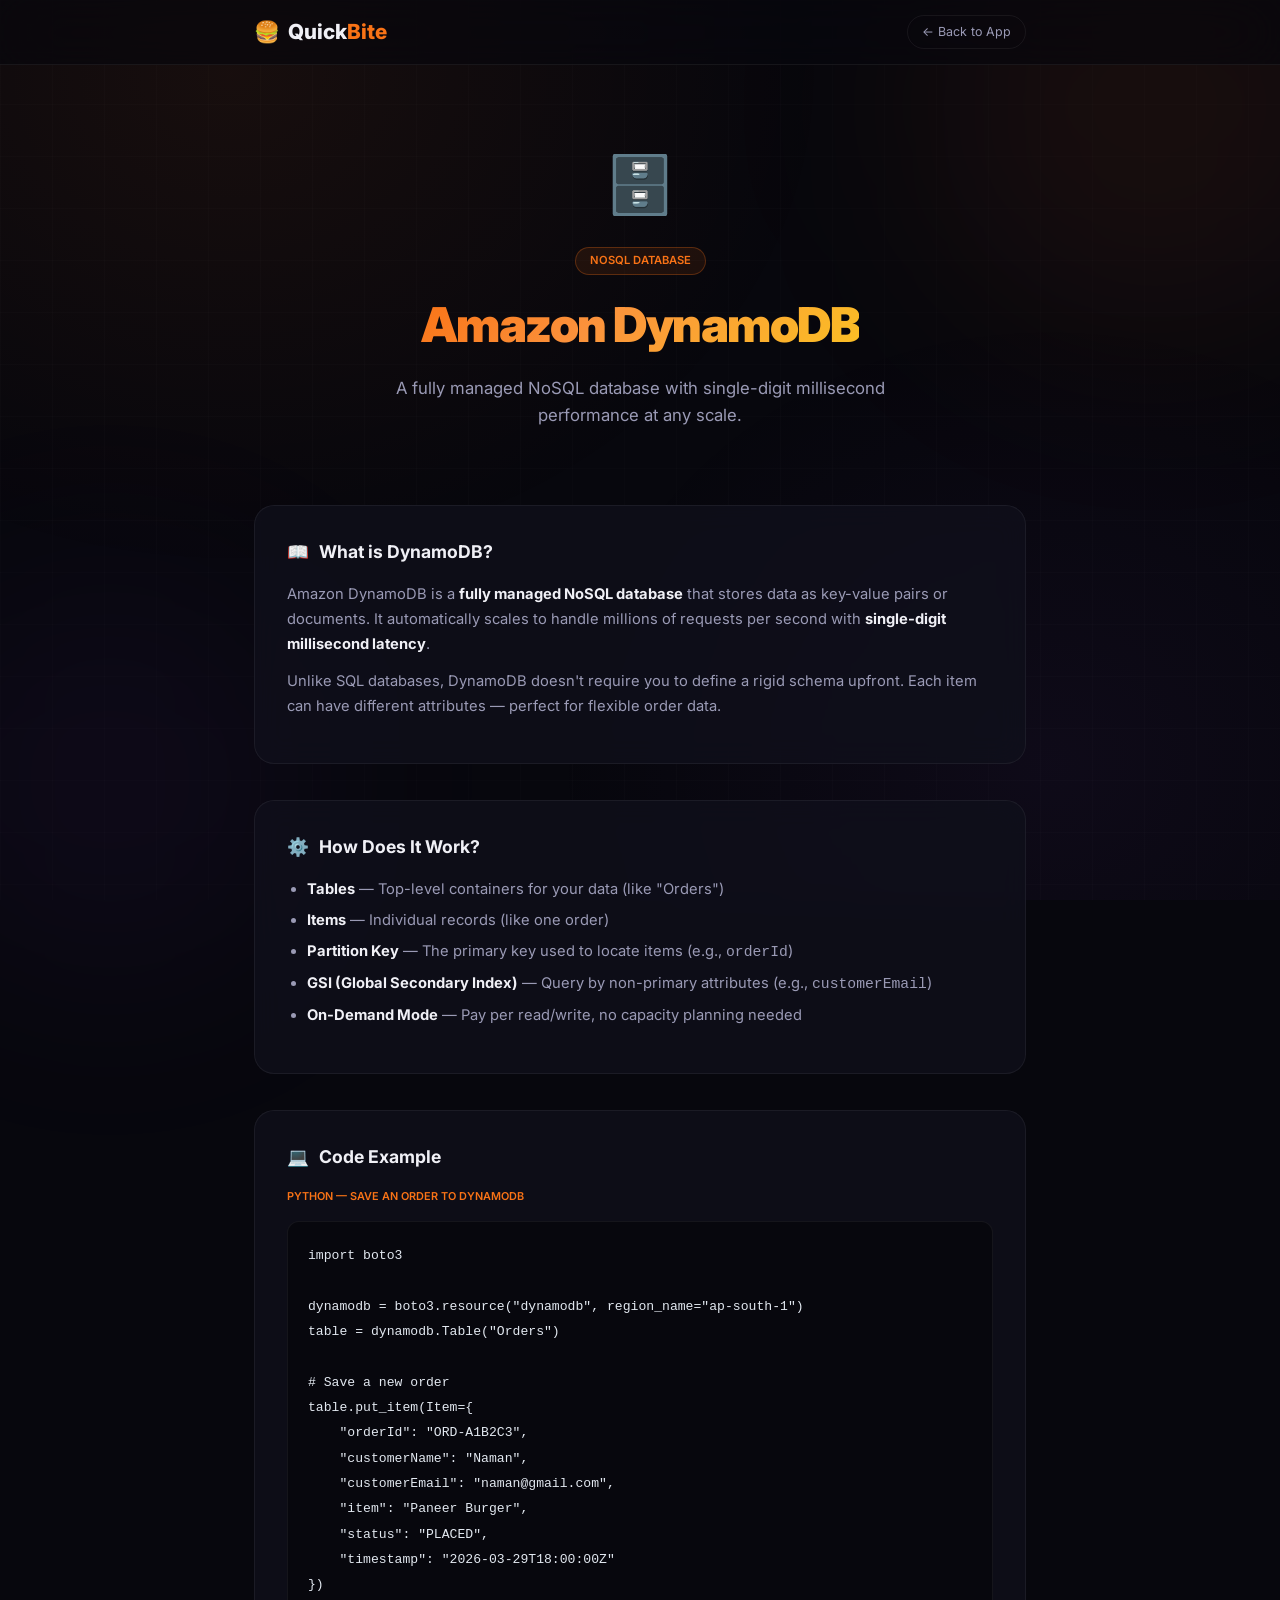
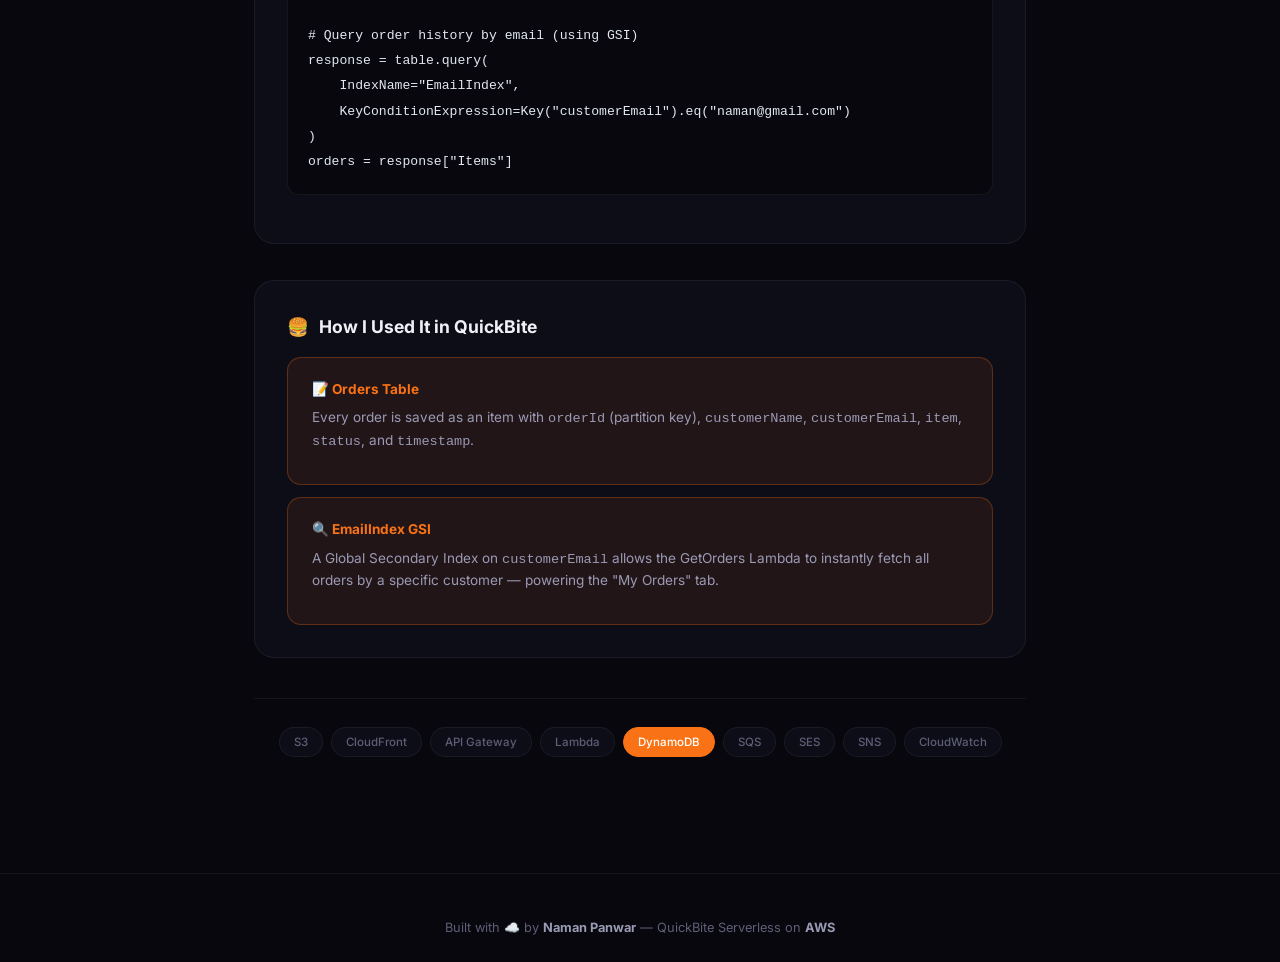
<file: quickbite/services/dynamodb.html>
<!DOCTYPE html>
<html lang="en">
<head>
    <meta charset="UTF-8"><meta name="viewport" content="width=device-width, initial-scale=1.0">
    <title>Amazon DynamoDB — QuickBite AWS Services</title>
    <link href="https://fonts.googleapis.com/css2?family=Inter:wght@300;400;500;600;700;800;900&display=swap" rel="stylesheet">
    <style>
        :root{--bg-base:#07070d;--bg-card:rgba(16,16,28,0.78);--text-1:#f0f0f6;--text-2:#9a9ab5;--text-3:#5e5e78;--accent:#f97316;--accent-soft:rgba(249,115,22,0.09);--border:rgba(255,255,255,0.06);--border-h:rgba(255,255,255,0.12);--border-a:rgba(249,115,22,0.28);--radius-full:9999px;--font:'Inter',-apple-system,sans-serif}
        *,*::before,*::after{margin:0;padding:0;box-sizing:border-box}body{font-family:var(--font);background:var(--bg-base);color:var(--text-1);min-height:100vh;line-height:1.6;-webkit-font-smoothing:antialiased;overflow-x:hidden}
        .bg-grid{position:fixed;inset:0;z-index:0;pointer-events:none;background-image:radial-gradient(ellipse 600px 500px at 18% 8%,rgba(249,115,22,0.07),transparent),radial-gradient(ellipse 500px 450px at 82% 85%,rgba(168,85,247,0.05),transparent),linear-gradient(rgba(255,255,255,0.013) 1px,transparent 1px),linear-gradient(90deg,rgba(255,255,255,0.013) 1px,transparent 1px);background-size:100% 100%,100% 100%,52px 52px,52px 52px}
        .orb{position:fixed;border-radius:50%;filter:blur(110px);pointer-events:none;z-index:0}.orb-1{width:450px;height:450px;background:rgba(249,115,22,0.075);top:-120px;right:-100px}.orb-2{width:380px;height:380px;background:rgba(168,85,247,0.055);bottom:-70px;left:-80px}
        .navbar{position:fixed;top:0;left:0;right:0;z-index:100;background:rgba(7,7,13,0.72);backdrop-filter:blur(28px) saturate(180%);border-bottom:1px solid var(--border)}.nav-inner{max-width:820px;margin:0 auto;padding:0 24px;height:64px;display:flex;align-items:center;justify-content:space-between}.brand{font-size:1.3rem;font-weight:800;display:flex;align-items:center;gap:8px;text-decoration:none;color:var(--text-1)}.brand-accent{color:var(--accent)}.back-btn{padding:6px 14px;border-radius:var(--radius-full);border:1px solid var(--border);background:transparent;color:var(--text-2);font-family:var(--font);font-size:.78rem;text-decoration:none;transition:.25s ease}.back-btn:hover{border-color:var(--accent);color:var(--accent)}
        .main{position:relative;z-index:1;max-width:820px;margin:0 auto;padding:96px 24px 60px}
        .service-hero{text-align:center;padding:44px 0 40px;animation:fadeUp .5s ease}.service-icon{font-size:3.5rem;margin-bottom:16px}.service-tag{display:inline-block;padding:4px 14px;border-radius:var(--radius-full);background:var(--accent-soft);border:1px solid var(--border-a);font-size:.7rem;font-weight:600;color:var(--accent);text-transform:uppercase;margin-bottom:12px}.service-hero h1{font-size:clamp(2rem,5vw,3rem);font-weight:900;letter-spacing:-1.5px;margin-bottom:12px}.gradient-text{background:linear-gradient(135deg,var(--accent),#fb923c 40%,#fbbf24);-webkit-background-clip:text;-webkit-text-fill-color:transparent;background-clip:text}.service-hero p{font-size:1.05rem;color:var(--text-2);max-width:540px;margin:0 auto}
        .section{margin-top:36px;animation:fadeUp .5s ease backwards}.section:nth-child(2){animation-delay:80ms}.section:nth-child(3){animation-delay:160ms}.section:nth-child(4){animation-delay:240ms}.section:nth-child(5){animation-delay:320ms}
        .section-card{background:var(--bg-card);border:1px solid var(--border);border-radius:20px;padding:32px;backdrop-filter:blur(14px);transition:border-color .3s}.section-card:hover{border-color:var(--border-h)}.section-title{font-size:1.1rem;font-weight:700;margin-bottom:16px;display:flex;align-items:center;gap:10px}.section-body{color:var(--text-2);font-size:.92rem;line-height:1.7}.section-body p{margin-bottom:12px}.section-body ul{padding-left:20px;margin-bottom:12px}.section-body li{margin-bottom:6px}.section-body strong{color:var(--text-1)}
        .code-block{background:rgba(0,0,0,0.4);border:1px solid var(--border);border-radius:12px;padding:20px;overflow-x:auto;margin:16px 0}.code-block code{font-family:'SF Mono','Fira Code','Consolas',monospace;font-size:.82rem;color:#e2e8f0;line-height:1.7;white-space:pre}.code-label{font-size:.68rem;font-weight:600;color:var(--accent);text-transform:uppercase;margin-bottom:8px}
        .highlight-card{background:var(--accent-soft);border:1px solid var(--border-a);border-radius:14px;padding:20px 24px;margin-top:16px}.highlight-card h4{color:var(--accent);font-size:.85rem;font-weight:700;margin-bottom:6px}.highlight-card p{color:var(--text-2);font-size:.85rem;line-height:1.6}
        .nav-services{display:flex;flex-wrap:wrap;gap:8px;justify-content:center;margin-top:40px;padding-top:28px;border-top:1px solid var(--border)}.nav-services a{padding:5px 14px;border-radius:var(--radius-full);background:var(--bg-card);border:1px solid var(--border);font-size:.72rem;font-weight:500;color:var(--text-3);text-decoration:none;transition:.25s ease}.nav-services a:hover{border-color:var(--border-a);color:var(--accent);background:var(--accent-soft)}.nav-services a.current{background:var(--accent);color:#fff;border-color:var(--accent)}
        .footer{text-align:center;padding:44px 24px 32px;color:var(--text-3);font-size:.8rem;border-top:1px solid var(--border);margin-top:56px;position:relative;z-index:1}.footer strong{color:var(--text-2)}
        @keyframes fadeUp{from{opacity:0;transform:translateY(18px)}to{opacity:1;transform:translateY(0)}}
    </style>
</head>
<body>
<div class="bg-grid"></div><div class="orb orb-1"></div><div class="orb orb-2"></div>
<nav class="navbar"><div class="nav-inner"><a class="brand" href="../index.html"><span>🍔</span><span>Quick<span class="brand-accent">Bite</span></span></a><a class="back-btn" href="../index.html">← Back to App</a></div></nav>
<main class="main">
    <section class="service-hero">
        <div class="service-icon">🗄️</div>
        <div class="service-tag">NoSQL Database</div>
        <h1><span class="gradient-text">Amazon DynamoDB</span></h1>
        <p>A fully managed NoSQL database with single-digit millisecond performance at any scale.</p>
    </section>
    <div class="section"><div class="section-card">
        <div class="section-title"><span class="icon">📖</span> What is DynamoDB?</div>
        <div class="section-body">
            <p>Amazon DynamoDB is a <strong>fully managed NoSQL database</strong> that stores data as key-value pairs or documents. It automatically scales to handle millions of requests per second with <strong>single-digit millisecond latency</strong>.</p>
            <p>Unlike SQL databases, DynamoDB doesn't require you to define a rigid schema upfront. Each item can have different attributes — perfect for flexible order data.</p>
        </div>
    </div></div>
    <div class="section"><div class="section-card">
        <div class="section-title"><span class="icon">⚙️</span> How Does It Work?</div>
        <div class="section-body"><ul>
            <li><strong>Tables</strong> — Top-level containers for your data (like "Orders")</li>
            <li><strong>Items</strong> — Individual records (like one order)</li>
            <li><strong>Partition Key</strong> — The primary key used to locate items (e.g., <code>orderId</code>)</li>
            <li><strong>GSI (Global Secondary Index)</strong> — Query by non-primary attributes (e.g., <code>customerEmail</code>)</li>
            <li><strong>On-Demand Mode</strong> — Pay per read/write, no capacity planning needed</li>
        </ul></div>
    </div></div>
    <div class="section"><div class="section-card">
        <div class="section-title"><span class="icon">💻</span> Code Example</div>
        <div class="section-body">
            <div class="code-label">Python — Save an order to DynamoDB</div>
            <div class="code-block"><code>import boto3

dynamodb = boto3.resource("dynamodb", region_name="ap-south-1")
table = dynamodb.Table("Orders")

# Save a new order
table.put_item(Item={
    "orderId": "ORD-A1B2C3",
    "customerName": "Naman",
    "customerEmail": "naman@gmail.com",
    "item": "Paneer Burger",
    "status": "PLACED",
    "timestamp": "2026-03-29T18:00:00Z"
})

# Query order history by email (using GSI)
response = table.query(
    IndexName="EmailIndex",
    KeyConditionExpression=Key("customerEmail").eq("naman@gmail.com")
)
orders = response["Items"]</code></div>
        </div>
    </div></div>
    <div class="section"><div class="section-card">
        <div class="section-title"><span class="icon">🍔</span> How I Used It in QuickBite</div>
        <div class="section-body">
            <div class="highlight-card"><h4>📝 Orders Table</h4><p>Every order is saved as an item with <code>orderId</code> (partition key), <code>customerName</code>, <code>customerEmail</code>, <code>item</code>, <code>status</code>, and <code>timestamp</code>.</p></div>
            <div class="highlight-card" style="margin-top:12px"><h4>🔍 EmailIndex GSI</h4><p>A Global Secondary Index on <code>customerEmail</code> allows the GetOrders Lambda to instantly fetch all orders by a specific customer — powering the "My Orders" tab.</p></div>
        </div>
    </div></div>
    <nav class="nav-services"><a href="s3.html">S3</a><a href="cloudfront.html">CloudFront</a><a href="api-gateway.html">API Gateway</a><a href="lambda.html">Lambda</a><a href="dynamodb.html" class="current">DynamoDB</a><a href="sqs.html">SQS</a><a href="ses.html">SES</a><a href="sns.html">SNS</a><a href="cloudwatch.html">CloudWatch</a></nav>
</main>
<footer class="footer">Built with ☁️ by <strong>Naman Panwar</strong> — QuickBite Serverless on <strong>AWS</strong></footer>
</body></html>
</file>
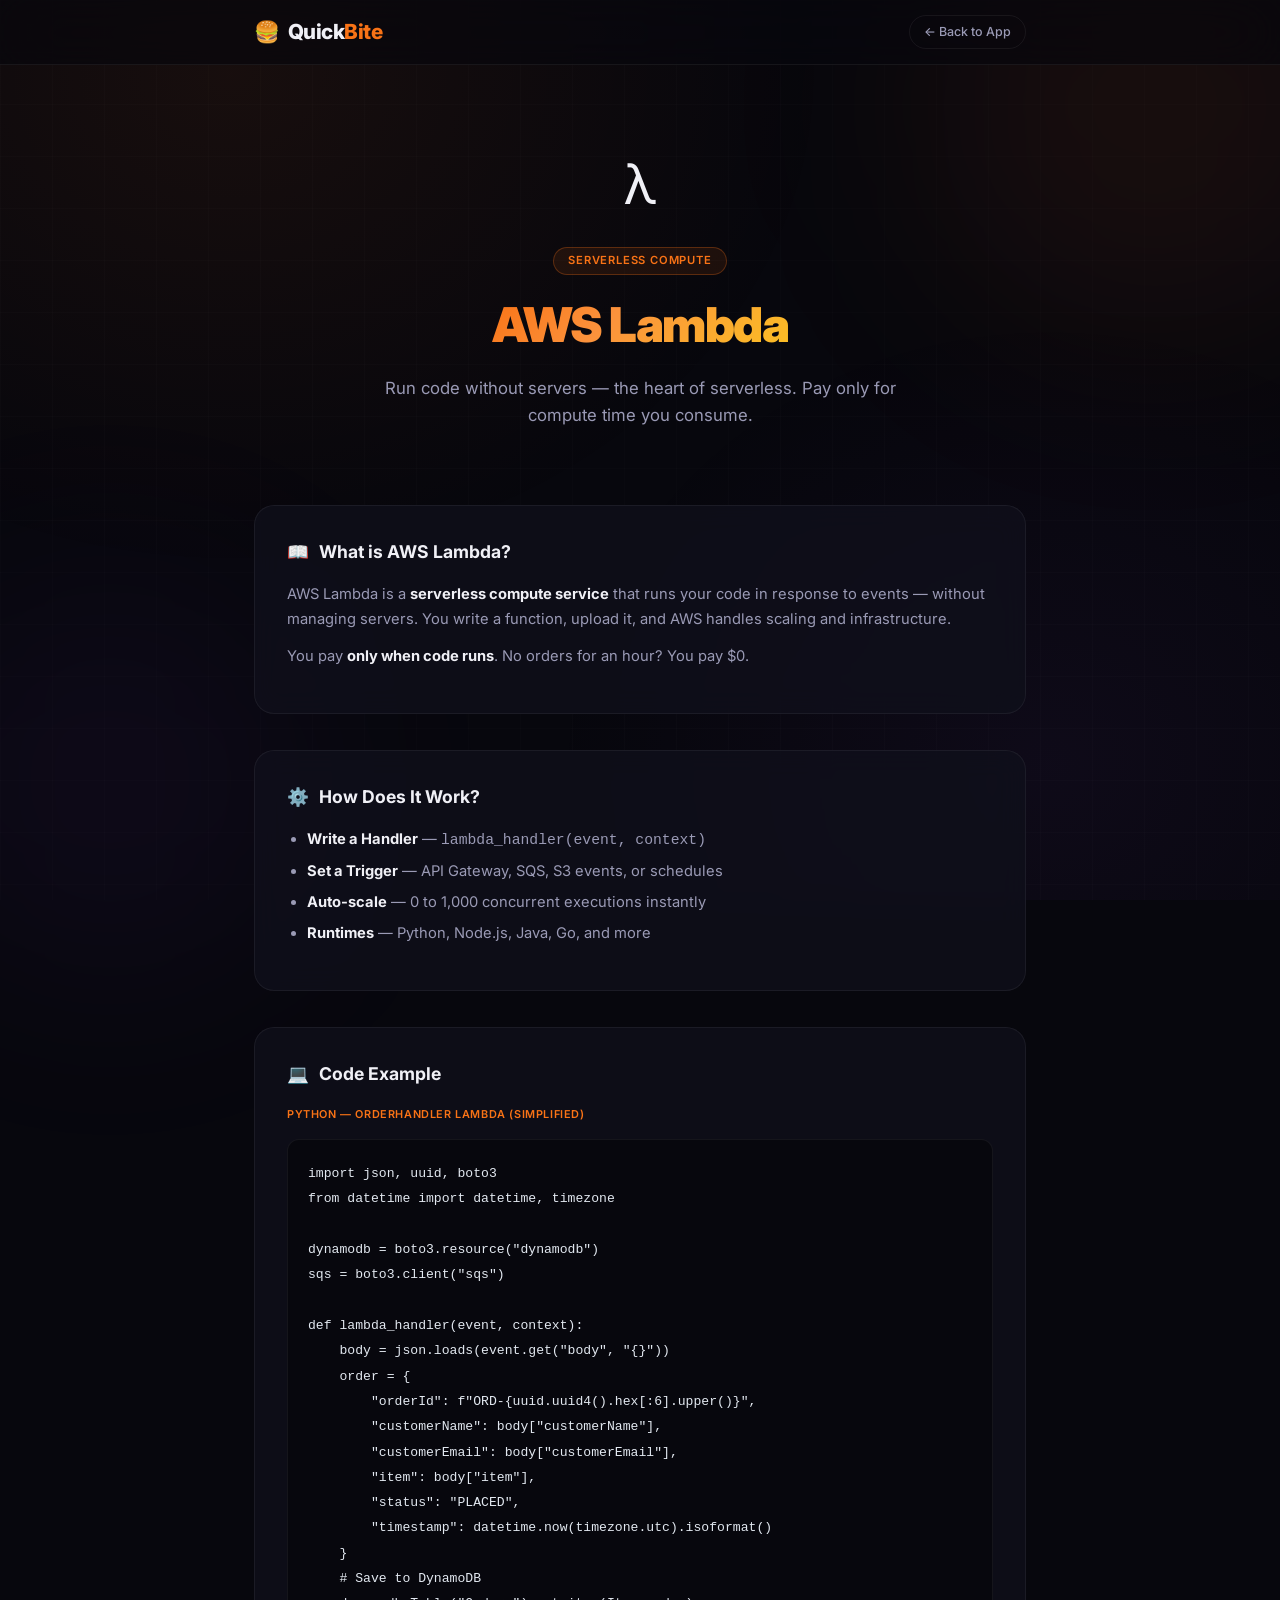
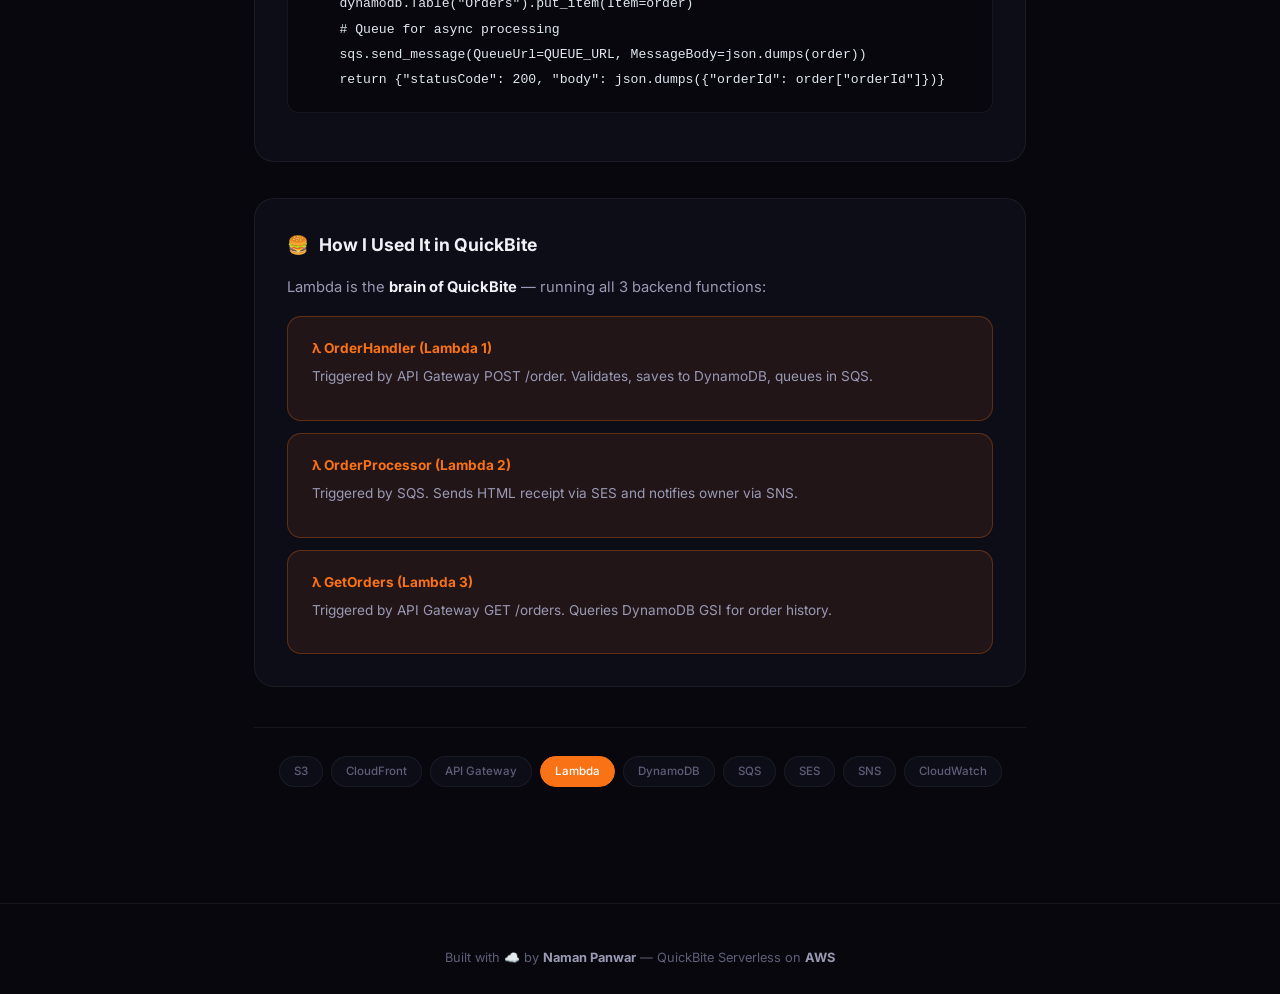
<file: quickbite/services/lambda.html>
<!DOCTYPE html>
<html lang="en">
<head>
    <meta charset="UTF-8">
    <meta name="viewport" content="width=device-width, initial-scale=1.0">
    <meta name="description" content="Learn how AWS Lambda powers QuickBite with 3 serverless functions.">
    <title>AWS Lambda — QuickBite AWS Services</title>
    <link rel="preconnect" href="https://fonts.googleapis.com">
    <link rel="preconnect" href="https://fonts.gstatic.com" crossorigin>
    <link href="https://fonts.googleapis.com/css2?family=Inter:wght@300;400;500;600;700;800;900&display=swap" rel="stylesheet">
    <style>
        :root{--bg-base:#07070d;--bg-card:rgba(16,16,28,0.78);--text-1:#f0f0f6;--text-2:#9a9ab5;--text-3:#5e5e78;--accent:#f97316;--accent-soft:rgba(249,115,22,0.09);--border:rgba(255,255,255,0.06);--border-h:rgba(255,255,255,0.12);--border-a:rgba(249,115,22,0.28);--radius:14px;--radius-full:9999px;--font:'Inter',-apple-system,BlinkMacSystemFont,'Segoe UI',sans-serif}
        *,*::before,*::after{margin:0;padding:0;box-sizing:border-box}html{scroll-behavior:smooth}body{font-family:var(--font);background:var(--bg-base);color:var(--text-1);min-height:100vh;line-height:1.6;-webkit-font-smoothing:antialiased;overflow-x:hidden}
        .bg-grid{position:fixed;inset:0;z-index:0;pointer-events:none;background-image:radial-gradient(ellipse 600px 500px at 18% 8%,rgba(249,115,22,0.07),transparent),radial-gradient(ellipse 500px 450px at 82% 85%,rgba(168,85,247,0.05),transparent),linear-gradient(rgba(255,255,255,0.013) 1px,transparent 1px),linear-gradient(90deg,rgba(255,255,255,0.013) 1px,transparent 1px);background-size:100% 100%,100% 100%,52px 52px,52px 52px}
        .orb{position:fixed;border-radius:50%;filter:blur(110px);pointer-events:none;z-index:0}.orb-1{width:450px;height:450px;background:rgba(249,115,22,0.075);top:-120px;right:-100px}.orb-2{width:380px;height:380px;background:rgba(168,85,247,0.055);bottom:-70px;left:-80px}
        .navbar{position:fixed;top:0;left:0;right:0;z-index:100;background:rgba(7,7,13,0.72);backdrop-filter:blur(28px) saturate(180%);border-bottom:1px solid var(--border)}.nav-inner{max-width:820px;margin:0 auto;padding:0 24px;height:64px;display:flex;align-items:center;justify-content:space-between}.brand{font-size:1.3rem;font-weight:800;letter-spacing:-0.5px;display:flex;align-items:center;gap:8px;text-decoration:none;color:var(--text-1)}.brand-accent{color:var(--accent)}.back-btn{display:flex;align-items:center;gap:6px;padding:6px 14px;border-radius:var(--radius-full);border:1px solid var(--border);background:transparent;color:var(--text-2);font-family:var(--font);font-size:0.78rem;font-weight:500;text-decoration:none;transition:0.25s ease}.back-btn:hover{border-color:var(--accent);color:var(--accent)}
        .main{position:relative;z-index:1;max-width:820px;margin:0 auto;padding:96px 24px 60px}
        .service-hero{text-align:center;padding:44px 0 40px;animation:fadeUp .5s ease}.service-icon{font-size:3.5rem;margin-bottom:16px}.service-tag{display:inline-block;padding:4px 14px;border-radius:var(--radius-full);background:var(--accent-soft);border:1px solid var(--border-a);font-size:.7rem;font-weight:600;color:var(--accent);text-transform:uppercase;letter-spacing:.8px;margin-bottom:12px}.service-hero h1{font-size:clamp(2rem,5vw,3rem);font-weight:900;letter-spacing:-1.5px;margin-bottom:12px}.gradient-text{background:linear-gradient(135deg,var(--accent),#fb923c 40%,#fbbf24);-webkit-background-clip:text;-webkit-text-fill-color:transparent;background-clip:text}.service-hero p{font-size:1.05rem;color:var(--text-2);max-width:540px;margin:0 auto}
        .section{margin-top:36px;animation:fadeUp .5s ease backwards}.section:nth-child(2){animation-delay:80ms}.section:nth-child(3){animation-delay:160ms}.section:nth-child(4){animation-delay:240ms}.section:nth-child(5){animation-delay:320ms}
        .section-card{background:var(--bg-card);border:1px solid var(--border);border-radius:20px;padding:32px;backdrop-filter:blur(14px);transition:border-color .3s}.section-card:hover{border-color:var(--border-h)}.section-title{font-size:1.1rem;font-weight:700;margin-bottom:16px;display:flex;align-items:center;gap:10px}.section-body{color:var(--text-2);font-size:.92rem;line-height:1.7}.section-body p{margin-bottom:12px}.section-body ul{padding-left:20px;margin-bottom:12px}.section-body li{margin-bottom:6px}.section-body strong{color:var(--text-1)}
        .code-block{background:rgba(0,0,0,0.4);border:1px solid var(--border);border-radius:12px;padding:20px;overflow-x:auto;margin:16px 0}.code-block code{font-family:'SF Mono','Fira Code','Consolas',monospace;font-size:.82rem;color:#e2e8f0;line-height:1.7;white-space:pre}.code-label{font-size:.68rem;font-weight:600;color:var(--accent);text-transform:uppercase;letter-spacing:.6px;margin-bottom:8px}
        .highlight-card{background:var(--accent-soft);border:1px solid var(--border-a);border-radius:14px;padding:20px 24px;margin-top:16px}.highlight-card h4{color:var(--accent);font-size:.85rem;font-weight:700;margin-bottom:6px}.highlight-card p{color:var(--text-2);font-size:.85rem;line-height:1.6}
        .nav-services{display:flex;flex-wrap:wrap;gap:8px;justify-content:center;margin-top:40px;padding-top:28px;border-top:1px solid var(--border)}.nav-services a{padding:5px 14px;border-radius:var(--radius-full);background:var(--bg-card);border:1px solid var(--border);font-size:.72rem;font-weight:500;color:var(--text-3);text-decoration:none;transition:.25s ease}.nav-services a:hover{border-color:var(--border-a);color:var(--accent);background:var(--accent-soft);transform:translateY(-1px)}.nav-services a.current{background:var(--accent);color:#fff;border-color:var(--accent)}
        .footer{text-align:center;padding:44px 24px 32px;color:var(--text-3);font-size:.8rem;border-top:1px solid var(--border);margin-top:56px;position:relative;z-index:1}.footer strong{color:var(--text-2)}
        @keyframes fadeUp{from{opacity:0;transform:translateY(18px)}to{opacity:1;transform:translateY(0)}}@media(max-width:600px){.section-card{padding:22px 18px}}
    </style>
</head>
<body>
<div class="bg-grid"></div><div class="orb orb-1"></div><div class="orb orb-2"></div>
<nav class="navbar"><div class="nav-inner"><a class="brand" href="../index.html"><span>🍔</span><span>Quick<span class="brand-accent">Bite</span></span></a><a class="back-btn" href="../index.html">← Back to App</a></div></nav>
<main class="main">
    <section class="service-hero">
        <div class="service-icon">λ</div>
        <div class="service-tag">Serverless Compute</div>
        <h1><span class="gradient-text">AWS Lambda</span></h1>
        <p>Run code without servers — the heart of serverless. Pay only for compute time you consume.</p>
    </section>
    <div class="section"><div class="section-card">
        <div class="section-title"><span class="icon">📖</span> What is AWS Lambda?</div>
        <div class="section-body">
            <p>AWS Lambda is a <strong>serverless compute service</strong> that runs your code in response to events — without managing servers. You write a function, upload it, and AWS handles scaling and infrastructure.</p>
            <p>You pay <strong>only when code runs</strong>. No orders for an hour? You pay $0.</p>
        </div>
    </div></div>
    <div class="section"><div class="section-card">
        <div class="section-title"><span class="icon">⚙️</span> How Does It Work?</div>
        <div class="section-body"><ul>
            <li><strong>Write a Handler</strong> — <code>lambda_handler(event, context)</code></li>
            <li><strong>Set a Trigger</strong> — API Gateway, SQS, S3 events, or schedules</li>
            <li><strong>Auto-scale</strong> — 0 to 1,000 concurrent executions instantly</li>
            <li><strong>Runtimes</strong> — Python, Node.js, Java, Go, and more</li>
        </ul></div>
    </div></div>
    <div class="section"><div class="section-card">
        <div class="section-title"><span class="icon">💻</span> Code Example</div>
        <div class="section-body">
            <div class="code-label">Python — OrderHandler Lambda (simplified)</div>
            <div class="code-block"><code>import json, uuid, boto3
from datetime import datetime, timezone

dynamodb = boto3.resource("dynamodb")
sqs = boto3.client("sqs")

def lambda_handler(event, context):
    body = json.loads(event.get("body", "{}"))
    order = {
        "orderId": f"ORD-{uuid.uuid4().hex[:6].upper()}",
        "customerName": body["customerName"],
        "customerEmail": body["customerEmail"],
        "item": body["item"],
        "status": "PLACED",
        "timestamp": datetime.now(timezone.utc).isoformat()
    }
    # Save to DynamoDB
    dynamodb.Table("Orders").put_item(Item=order)
    # Queue for async processing
    sqs.send_message(QueueUrl=QUEUE_URL, MessageBody=json.dumps(order))
    return {"statusCode": 200, "body": json.dumps({"orderId": order["orderId"]})}</code></div>
        </div>
    </div></div>
    <div class="section"><div class="section-card">
        <div class="section-title"><span class="icon">🍔</span> How I Used It in QuickBite</div>
        <div class="section-body">
            <p>Lambda is the <strong>brain of QuickBite</strong> — running all 3 backend functions:</p>
            <div class="highlight-card"><h4>λ OrderHandler (Lambda 1)</h4><p>Triggered by API Gateway POST /order. Validates, saves to DynamoDB, queues in SQS.</p></div>
            <div class="highlight-card" style="margin-top:12px"><h4>λ OrderProcessor (Lambda 2)</h4><p>Triggered by SQS. Sends HTML receipt via SES and notifies owner via SNS.</p></div>
            <div class="highlight-card" style="margin-top:12px"><h4>λ GetOrders (Lambda 3)</h4><p>Triggered by API Gateway GET /orders. Queries DynamoDB GSI for order history.</p></div>
        </div>
    </div></div>
    <nav class="nav-services"><a href="s3.html">S3</a><a href="cloudfront.html">CloudFront</a><a href="api-gateway.html">API Gateway</a><a href="lambda.html" class="current">Lambda</a><a href="dynamodb.html">DynamoDB</a><a href="sqs.html">SQS</a><a href="ses.html">SES</a><a href="sns.html">SNS</a><a href="cloudwatch.html">CloudWatch</a></nav>
</main>
<footer class="footer">Built with ☁️ by <strong>Naman Panwar</strong> — QuickBite Serverless on <strong>AWS</strong></footer>
</body></html>
</file>
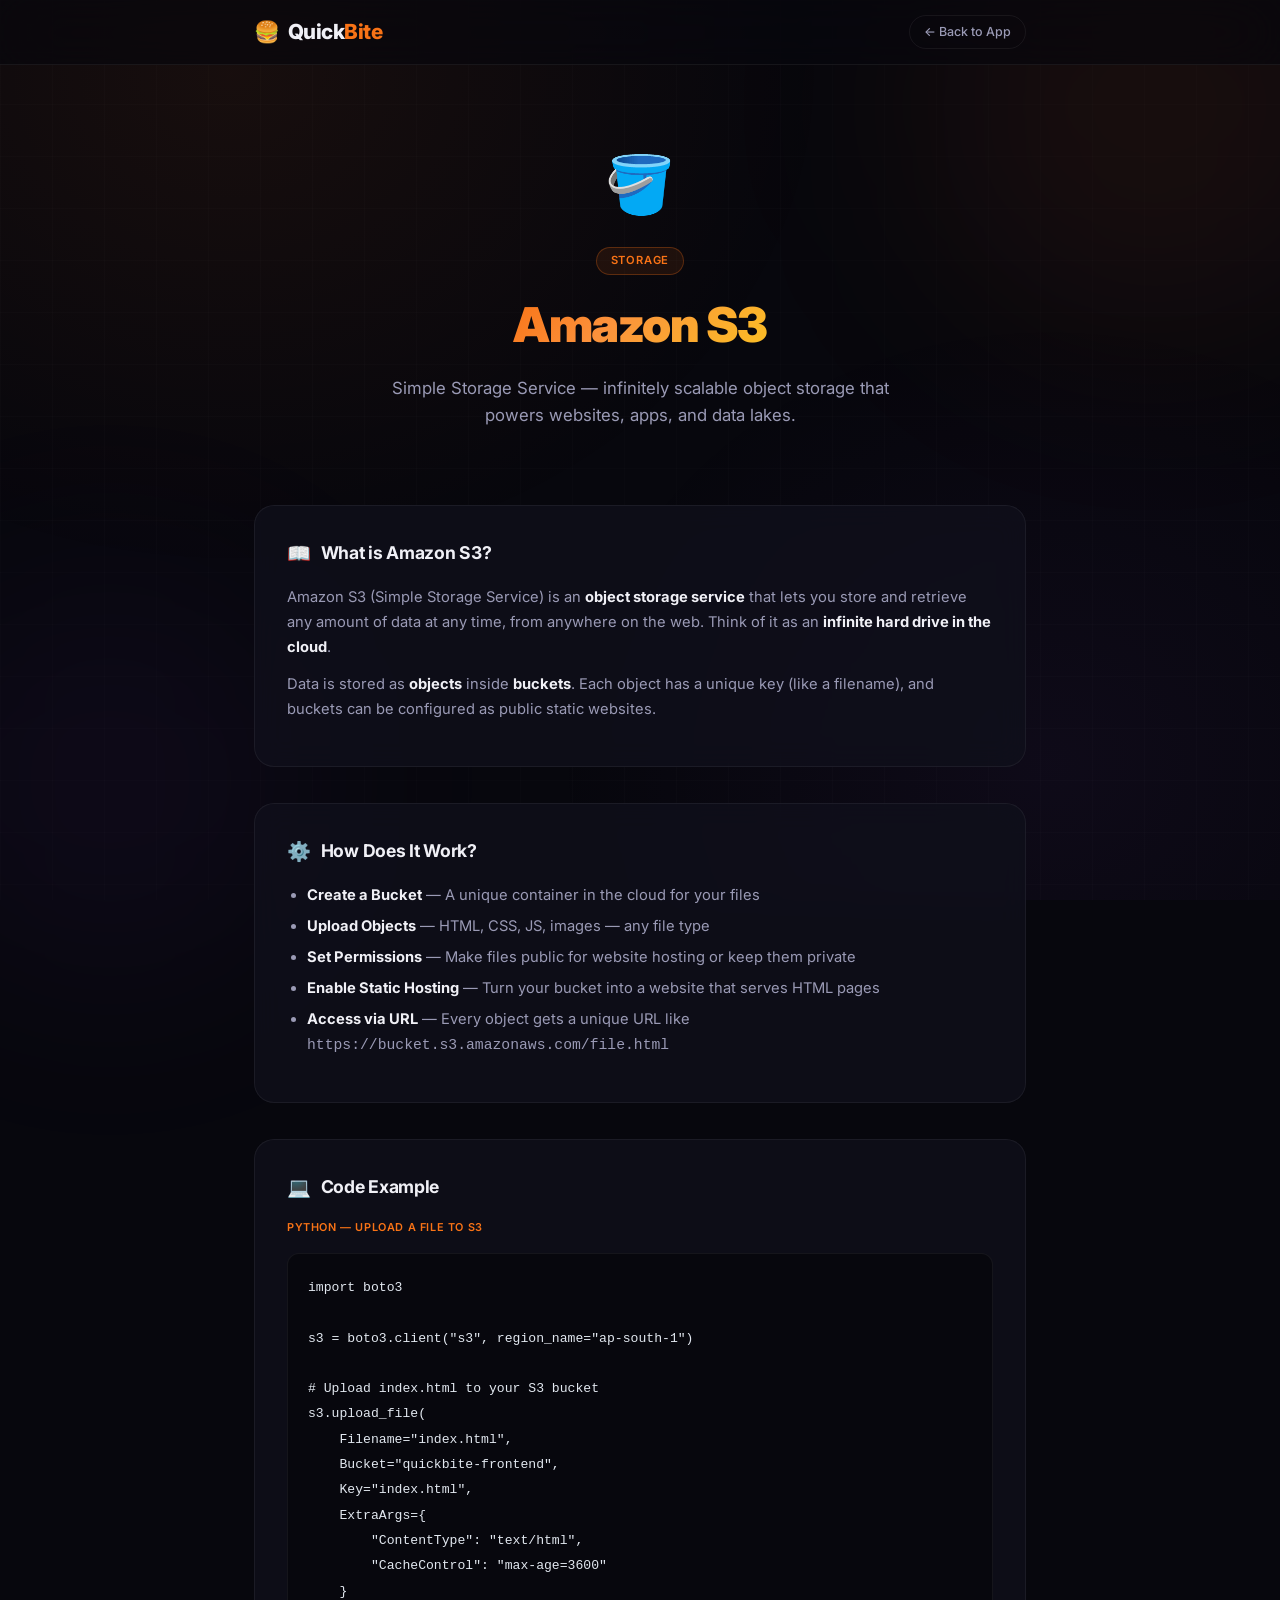
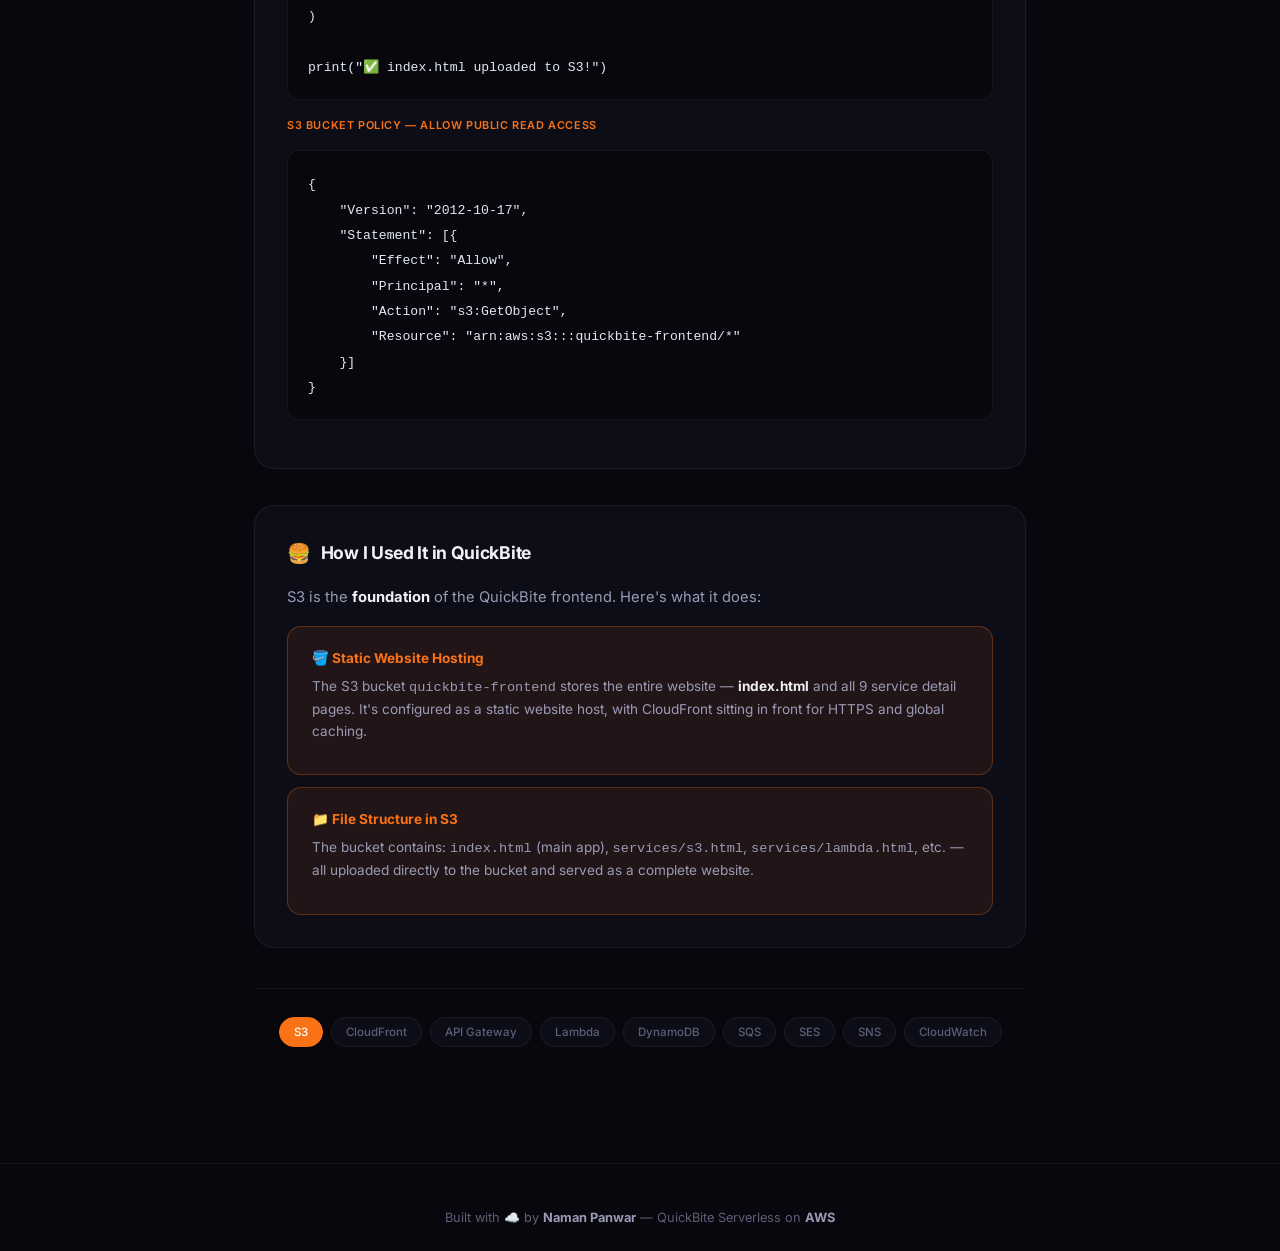
<file: quickbite/services/s3.html>
<!DOCTYPE html>
<html lang="en">
<head>
    <meta charset="UTF-8">
    <meta name="viewport" content="width=device-width, initial-scale=1.0">
    <meta name="description" content="Learn how Amazon S3 powers the QuickBite serverless food ordering system as a static website host.">
    <title>Amazon S3 — QuickBite AWS Services</title>
    <link rel="preconnect" href="https://fonts.googleapis.com">
    <link rel="preconnect" href="https://fonts.gstatic.com" crossorigin>
    <link href="https://fonts.googleapis.com/css2?family=Inter:wght@300;400;500;600;700;800;900&display=swap" rel="stylesheet">
    <style>
        :root {
            --bg-base: #07070d; --bg-surface: #0e0e19; --bg-card: rgba(16,16,28,0.78);
            --bg-input: rgba(22,22,40,0.92); --text-1: #f0f0f6; --text-2: #9a9ab5; --text-3: #5e5e78;
            --accent: #f97316; --accent-h: #fb923c; --accent-glow: rgba(249,115,22,0.22);
            --accent-soft: rgba(249,115,22,0.09); --green: #22c55e; --green-glow: rgba(34,197,94,0.14);
            --border: rgba(255,255,255,0.06); --border-h: rgba(255,255,255,0.12);
            --border-a: rgba(249,115,22,0.28); --radius: 14px; --radius-full: 9999px;
            --font: 'Inter', -apple-system, BlinkMacSystemFont, 'Segoe UI', sans-serif;
        }
        *, *::before, *::after { margin: 0; padding: 0; box-sizing: border-box; }
        html { scroll-behavior: smooth; }
        body { font-family: var(--font); background: var(--bg-base); color: var(--text-1); min-height: 100vh; line-height: 1.6; -webkit-font-smoothing: antialiased; overflow-x: hidden; }

        .bg-grid { position: fixed; inset: 0; z-index: 0; pointer-events: none;
            background-image: radial-gradient(ellipse 600px 500px at 18% 8%, rgba(249,115,22,0.07), transparent),
            radial-gradient(ellipse 500px 450px at 82% 85%, rgba(168,85,247,0.05), transparent),
            linear-gradient(rgba(255,255,255,0.013) 1px, transparent 1px),
            linear-gradient(90deg, rgba(255,255,255,0.013) 1px, transparent 1px);
            background-size: 100% 100%, 100% 100%, 52px 52px, 52px 52px; }
        .orb { position: fixed; border-radius: 50%; filter: blur(110px); pointer-events: none; z-index: 0; }
        .orb-1 { width: 450px; height: 450px; background: rgba(249,115,22,0.075); top: -120px; right: -100px; }
        .orb-2 { width: 380px; height: 380px; background: rgba(168,85,247,0.055); bottom: -70px; left: -80px; }

        .navbar { position: fixed; top: 0; left: 0; right: 0; z-index: 100; background: rgba(7,7,13,0.72);
            backdrop-filter: blur(28px) saturate(180%); -webkit-backdrop-filter: blur(28px) saturate(180%);
            border-bottom: 1px solid var(--border); }
        .nav-inner { max-width: 820px; margin: 0 auto; padding: 0 24px; height: 64px; display: flex; align-items: center; justify-content: space-between; }
        .brand { font-size: 1.3rem; font-weight: 800; letter-spacing: -0.5px; display: flex; align-items: center; gap: 8px; text-decoration: none; color: var(--text-1); }
        .brand-accent { color: var(--accent); }
        .back-btn { display: flex; align-items: center; gap: 6px; padding: 6px 14px; border-radius: var(--radius-full);
            border: 1px solid var(--border); background: transparent; color: var(--text-2); font-family: var(--font);
            font-size: 0.78rem; font-weight: 500; cursor: pointer; transition: 0.25s ease; text-decoration: none; }
        .back-btn:hover { border-color: var(--accent); color: var(--accent); }

        .main { position: relative; z-index: 1; max-width: 820px; margin: 0 auto; padding: 96px 24px 60px; }

        .service-hero { text-align: center; padding: 44px 0 40px; animation: fadeUp 500ms ease; }
        .service-icon { font-size: 3.5rem; margin-bottom: 16px; }
        .service-tag { display: inline-block; padding: 4px 14px; border-radius: var(--radius-full); background: var(--accent-soft);
            border: 1px solid var(--border-a); font-size: 0.7rem; font-weight: 600; color: var(--accent);
            text-transform: uppercase; letter-spacing: 0.8px; margin-bottom: 12px; }
        .service-hero h1 { font-size: clamp(2rem, 5vw, 3rem); font-weight: 900; letter-spacing: -1.5px; margin-bottom: 12px; }
        .gradient-text { background: linear-gradient(135deg, var(--accent) 0%, #fb923c 40%, #fbbf24 100%);
            -webkit-background-clip: text; -webkit-text-fill-color: transparent; background-clip: text; }
        .service-hero p { font-size: 1.05rem; color: var(--text-2); max-width: 540px; margin: 0 auto; }

        .section { margin-top: 36px; animation: fadeUp 500ms ease backwards; }
        .section:nth-child(2) { animation-delay: 80ms; } .section:nth-child(3) { animation-delay: 160ms; }
        .section:nth-child(4) { animation-delay: 240ms; } .section:nth-child(5) { animation-delay: 320ms; }

        .section-card { background: var(--bg-card); border: 1px solid var(--border); border-radius: 20px;
            padding: 32px; backdrop-filter: blur(14px); transition: border-color 0.3s; }
        .section-card:hover { border-color: var(--border-h); }
        .section-title { font-size: 1.1rem; font-weight: 700; letter-spacing: -0.3px; margin-bottom: 16px;
            display: flex; align-items: center; gap: 10px; }
        .section-title .icon { font-size: 1.2rem; }
        .section-body { color: var(--text-2); font-size: 0.92rem; line-height: 1.7; }
        .section-body p { margin-bottom: 12px; }
        .section-body ul { padding-left: 20px; margin-bottom: 12px; }
        .section-body li { margin-bottom: 6px; }
        .section-body strong { color: var(--text-1); }

        .code-block { background: rgba(0,0,0,0.4); border: 1px solid var(--border); border-radius: 12px;
            padding: 20px; overflow-x: auto; margin: 16px 0; }
        .code-block code { font-family: 'SF Mono', 'Fira Code', 'Consolas', monospace; font-size: 0.82rem;
            color: #e2e8f0; line-height: 1.7; white-space: pre; }
        .code-label { font-size: 0.68rem; font-weight: 600; color: var(--accent); text-transform: uppercase;
            letter-spacing: 0.6px; margin-bottom: 8px; }

        .highlight-card { background: var(--accent-soft); border: 1px solid var(--border-a); border-radius: 14px;
            padding: 20px 24px; margin-top: 16px; }
        .highlight-card h4 { color: var(--accent); font-size: 0.85rem; font-weight: 700; margin-bottom: 6px; }
        .highlight-card p { color: var(--text-2); font-size: 0.85rem; line-height: 1.6; }

        .nav-services { display: flex; flex-wrap: wrap; gap: 8px; justify-content: center; margin-top: 40px;
            padding-top: 28px; border-top: 1px solid var(--border); animation: fadeUp 500ms ease 400ms backwards; }
        .nav-services a { padding: 5px 14px; border-radius: var(--radius-full); background: var(--bg-card);
            border: 1px solid var(--border); font-size: 0.72rem; font-weight: 500; color: var(--text-3);
            text-decoration: none; transition: 0.25s ease; }
        .nav-services a:hover { border-color: var(--border-a); color: var(--accent); background: var(--accent-soft); transform: translateY(-1px); }
        .nav-services a.current { background: var(--accent); color: #fff; border-color: var(--accent); }

        .footer { text-align: center; padding: 44px 24px 32px; color: var(--text-3); font-size: 0.8rem;
            border-top: 1px solid var(--border); margin-top: 56px; position: relative; z-index: 1; }
        .footer strong { color: var(--text-2); }

        @keyframes fadeUp { from { opacity: 0; transform: translateY(18px); } to { opacity: 1; transform: translateY(0); } }
        @media (max-width: 600px) { .section-card { padding: 22px 18px; } .service-hero h1 { letter-spacing: -1px; } }
    </style>
</head>
<body>
    <div class="bg-grid"></div><div class="orb orb-1"></div><div class="orb orb-2"></div>

    <nav class="navbar"><div class="nav-inner">
        <a class="brand" href="../index.html"><span>🍔</span><span>Quick<span class="brand-accent">Bite</span></span></a>
        <a class="back-btn" href="../index.html">← Back to App</a>
    </div></nav>

    <main class="main">
        <section class="service-hero">
            <div class="service-icon">🪣</div>
            <div class="service-tag">Storage</div>
            <h1><span class="gradient-text">Amazon S3</span></h1>
            <p>Simple Storage Service — infinitely scalable object storage that powers websites, apps, and data lakes.</p>
        </section>

        <div class="section">
            <div class="section-card">
                <div class="section-title"><span class="icon">📖</span> What is Amazon S3?</div>
                <div class="section-body">
                    <p>Amazon S3 (Simple Storage Service) is an <strong>object storage service</strong> that lets you store and retrieve any amount of data at any time, from anywhere on the web. Think of it as an <strong>infinite hard drive in the cloud</strong>.</p>
                    <p>Data is stored as <strong>objects</strong> inside <strong>buckets</strong>. Each object has a unique key (like a filename), and buckets can be configured as public static websites.</p>
                </div>
            </div>
        </div>

        <div class="section">
            <div class="section-card">
                <div class="section-title"><span class="icon">⚙️</span> How Does It Work?</div>
                <div class="section-body">
                    <ul>
                        <li><strong>Create a Bucket</strong> — A unique container in the cloud for your files</li>
                        <li><strong>Upload Objects</strong> — HTML, CSS, JS, images — any file type</li>
                        <li><strong>Set Permissions</strong> — Make files public for website hosting or keep them private</li>
                        <li><strong>Enable Static Hosting</strong> — Turn your bucket into a website that serves HTML pages</li>
                        <li><strong>Access via URL</strong> — Every object gets a unique URL like <code>https://bucket.s3.amazonaws.com/file.html</code></li>
                    </ul>
                </div>
            </div>
        </div>

        <div class="section">
            <div class="section-card">
                <div class="section-title"><span class="icon">💻</span> Code Example</div>
                <div class="section-body">
                    <div class="code-label">Python — Upload a file to S3</div>
                    <div class="code-block"><code>import boto3

s3 = boto3.client("s3", region_name="ap-south-1")

# Upload index.html to your S3 bucket
s3.upload_file(
    Filename="index.html",
    Bucket="quickbite-frontend",
    Key="index.html",
    ExtraArgs={
        "ContentType": "text/html",
        "CacheControl": "max-age=3600"
    }
)

print("✅ index.html uploaded to S3!")</code></div>
                    <div class="code-label">S3 Bucket Policy — Allow public read access</div>
                    <div class="code-block"><code>{
    "Version": "2012-10-17",
    "Statement": [{
        "Effect": "Allow",
        "Principal": "*",
        "Action": "s3:GetObject",
        "Resource": "arn:aws:s3:::quickbite-frontend/*"
    }]
}</code></div>
                </div>
            </div>
        </div>

        <div class="section">
            <div class="section-card">
                <div class="section-title"><span class="icon">🍔</span> How I Used It in QuickBite</div>
                <div class="section-body">
                    <p>S3 is the <strong>foundation</strong> of the QuickBite frontend. Here's what it does:</p>
                    <div class="highlight-card">
                        <h4>🪣 Static Website Hosting</h4>
                        <p>The S3 bucket <code>quickbite-frontend</code> stores the entire website — <strong>index.html</strong> and all 9 service detail pages. It's configured as a static website host, with CloudFront sitting in front for HTTPS and global caching.</p>
                    </div>
                    <div class="highlight-card" style="margin-top: 12px;">
                        <h4>📁 File Structure in S3</h4>
                        <p>The bucket contains: <code>index.html</code> (main app), <code>services/s3.html</code>, <code>services/lambda.html</code>, etc. — all uploaded directly to the bucket and served as a complete website.</p>
                    </div>
                </div>
            </div>
        </div>

        <nav class="nav-services">
            <a href="s3.html" class="current">S3</a>
            <a href="cloudfront.html">CloudFront</a>
            <a href="api-gateway.html">API Gateway</a>
            <a href="lambda.html">Lambda</a>
            <a href="dynamodb.html">DynamoDB</a>
            <a href="sqs.html">SQS</a>
            <a href="ses.html">SES</a>
            <a href="sns.html">SNS</a>
            <a href="cloudwatch.html">CloudWatch</a>
        </nav>
    </main>

    <footer class="footer">Built with ☁️ by <strong>Naman Panwar</strong> — QuickBite Serverless on <strong>AWS</strong></footer>
</body>
</html>
</file>
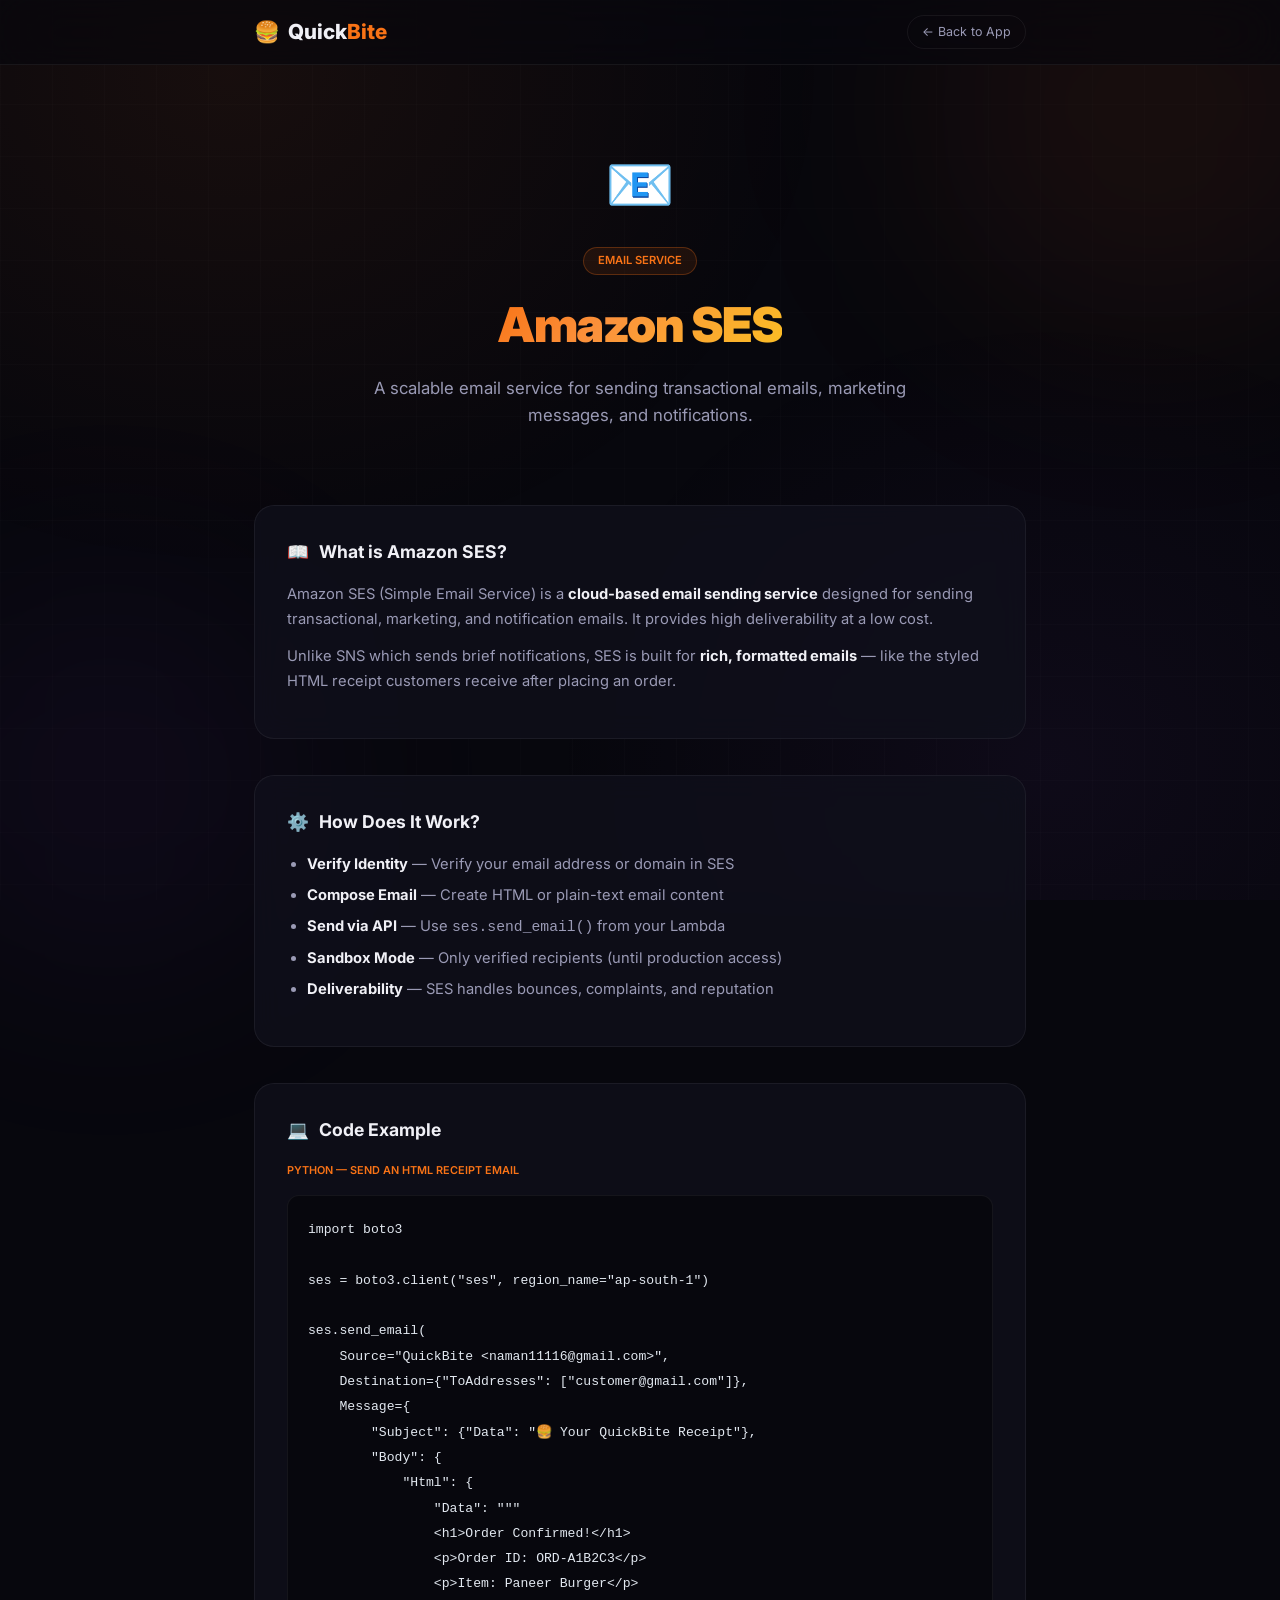
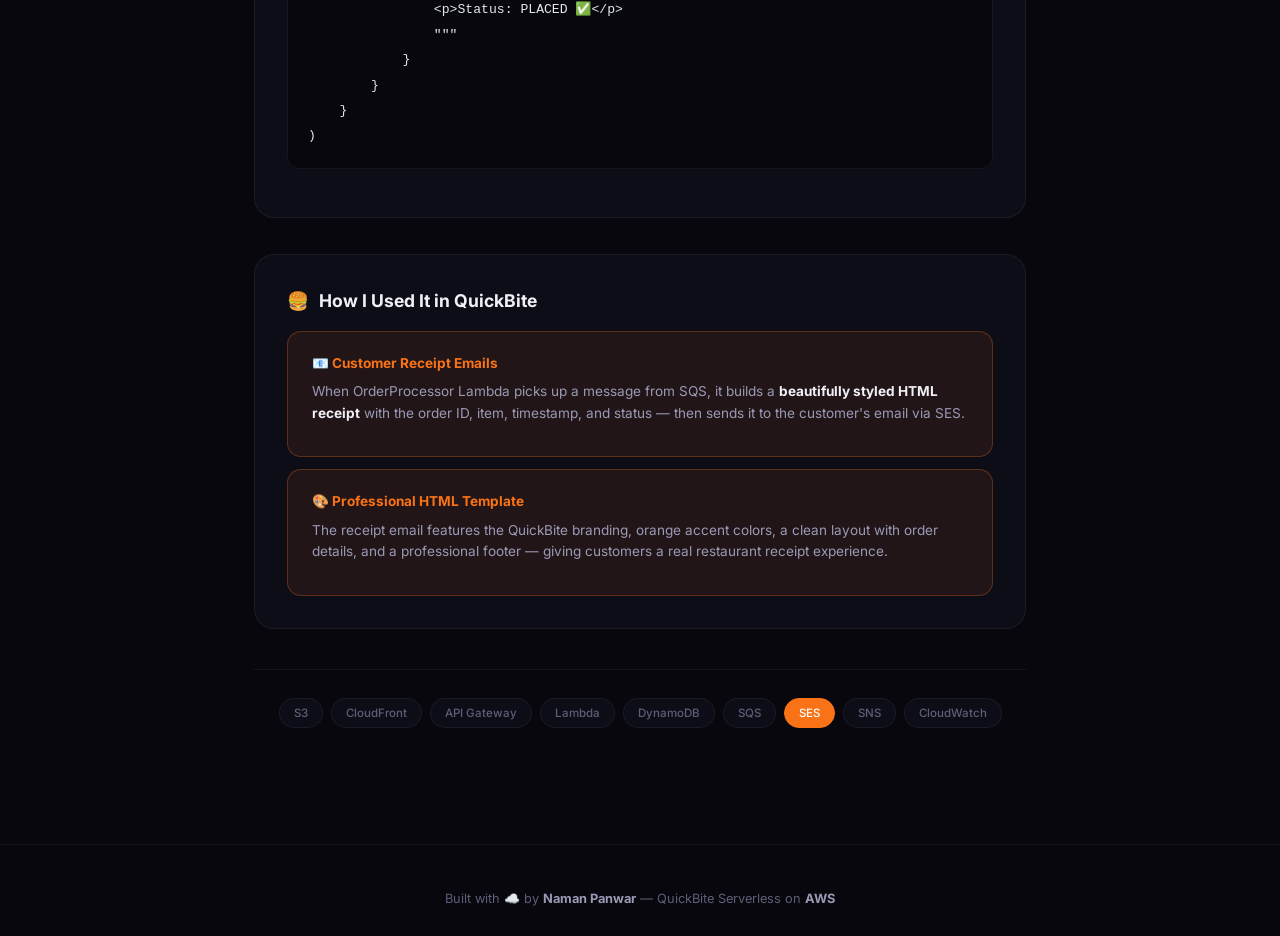
<file: quickbite/services/ses.html>
<!DOCTYPE html>
<html lang="en">
<head>
    <meta charset="UTF-8"><meta name="viewport" content="width=device-width, initial-scale=1.0">
    <title>Amazon SES — QuickBite AWS Services</title>
    <link href="https://fonts.googleapis.com/css2?family=Inter:wght@300;400;500;600;700;800;900&display=swap" rel="stylesheet">
    <style>
        :root{--bg-base:#07070d;--bg-card:rgba(16,16,28,0.78);--text-1:#f0f0f6;--text-2:#9a9ab5;--text-3:#5e5e78;--accent:#f97316;--accent-soft:rgba(249,115,22,0.09);--border:rgba(255,255,255,0.06);--border-h:rgba(255,255,255,0.12);--border-a:rgba(249,115,22,0.28);--radius-full:9999px;--font:'Inter',-apple-system,sans-serif}
        *,*::before,*::after{margin:0;padding:0;box-sizing:border-box}body{font-family:var(--font);background:var(--bg-base);color:var(--text-1);min-height:100vh;line-height:1.6;-webkit-font-smoothing:antialiased;overflow-x:hidden}
        .bg-grid{position:fixed;inset:0;z-index:0;pointer-events:none;background-image:radial-gradient(ellipse 600px 500px at 18% 8%,rgba(249,115,22,0.07),transparent),radial-gradient(ellipse 500px 450px at 82% 85%,rgba(168,85,247,0.05),transparent),linear-gradient(rgba(255,255,255,0.013) 1px,transparent 1px),linear-gradient(90deg,rgba(255,255,255,0.013) 1px,transparent 1px);background-size:100% 100%,100% 100%,52px 52px,52px 52px}
        .orb{position:fixed;border-radius:50%;filter:blur(110px);pointer-events:none;z-index:0}.orb-1{width:450px;height:450px;background:rgba(249,115,22,0.075);top:-120px;right:-100px}.orb-2{width:380px;height:380px;background:rgba(168,85,247,0.055);bottom:-70px;left:-80px}
        .navbar{position:fixed;top:0;left:0;right:0;z-index:100;background:rgba(7,7,13,0.72);backdrop-filter:blur(28px) saturate(180%);border-bottom:1px solid var(--border)}.nav-inner{max-width:820px;margin:0 auto;padding:0 24px;height:64px;display:flex;align-items:center;justify-content:space-between}.brand{font-size:1.3rem;font-weight:800;display:flex;align-items:center;gap:8px;text-decoration:none;color:var(--text-1)}.brand-accent{color:var(--accent)}.back-btn{padding:6px 14px;border-radius:var(--radius-full);border:1px solid var(--border);background:transparent;color:var(--text-2);font-family:var(--font);font-size:.78rem;text-decoration:none;transition:.25s ease}.back-btn:hover{border-color:var(--accent);color:var(--accent)}
        .main{position:relative;z-index:1;max-width:820px;margin:0 auto;padding:96px 24px 60px}
        .service-hero{text-align:center;padding:44px 0 40px;animation:fadeUp .5s ease}.service-icon{font-size:3.5rem;margin-bottom:16px}.service-tag{display:inline-block;padding:4px 14px;border-radius:var(--radius-full);background:var(--accent-soft);border:1px solid var(--border-a);font-size:.7rem;font-weight:600;color:var(--accent);text-transform:uppercase;margin-bottom:12px}.service-hero h1{font-size:clamp(2rem,5vw,3rem);font-weight:900;letter-spacing:-1.5px;margin-bottom:12px}.gradient-text{background:linear-gradient(135deg,var(--accent),#fb923c 40%,#fbbf24);-webkit-background-clip:text;-webkit-text-fill-color:transparent;background-clip:text}.service-hero p{font-size:1.05rem;color:var(--text-2);max-width:540px;margin:0 auto}
        .section{margin-top:36px;animation:fadeUp .5s ease backwards}.section:nth-child(2){animation-delay:80ms}.section:nth-child(3){animation-delay:160ms}.section:nth-child(4){animation-delay:240ms}.section:nth-child(5){animation-delay:320ms}
        .section-card{background:var(--bg-card);border:1px solid var(--border);border-radius:20px;padding:32px;backdrop-filter:blur(14px);transition:border-color .3s}.section-card:hover{border-color:var(--border-h)}.section-title{font-size:1.1rem;font-weight:700;margin-bottom:16px;display:flex;align-items:center;gap:10px}.section-body{color:var(--text-2);font-size:.92rem;line-height:1.7}.section-body p{margin-bottom:12px}.section-body ul{padding-left:20px;margin-bottom:12px}.section-body li{margin-bottom:6px}.section-body strong{color:var(--text-1)}
        .code-block{background:rgba(0,0,0,0.4);border:1px solid var(--border);border-radius:12px;padding:20px;overflow-x:auto;margin:16px 0}.code-block code{font-family:'SF Mono','Fira Code','Consolas',monospace;font-size:.82rem;color:#e2e8f0;line-height:1.7;white-space:pre}.code-label{font-size:.68rem;font-weight:600;color:var(--accent);text-transform:uppercase;margin-bottom:8px}
        .highlight-card{background:var(--accent-soft);border:1px solid var(--border-a);border-radius:14px;padding:20px 24px;margin-top:16px}.highlight-card h4{color:var(--accent);font-size:.85rem;font-weight:700;margin-bottom:6px}.highlight-card p{color:var(--text-2);font-size:.85rem;line-height:1.6}
        .nav-services{display:flex;flex-wrap:wrap;gap:8px;justify-content:center;margin-top:40px;padding-top:28px;border-top:1px solid var(--border)}.nav-services a{padding:5px 14px;border-radius:var(--radius-full);background:var(--bg-card);border:1px solid var(--border);font-size:.72rem;font-weight:500;color:var(--text-3);text-decoration:none;transition:.25s ease}.nav-services a:hover{border-color:var(--border-a);color:var(--accent);background:var(--accent-soft)}.nav-services a.current{background:var(--accent);color:#fff;border-color:var(--accent)}
        .footer{text-align:center;padding:44px 24px 32px;color:var(--text-3);font-size:.8rem;border-top:1px solid var(--border);margin-top:56px;position:relative;z-index:1}.footer strong{color:var(--text-2)}
        @keyframes fadeUp{from{opacity:0;transform:translateY(18px)}to{opacity:1;transform:translateY(0)}}
    </style>
</head>
<body>
<div class="bg-grid"></div><div class="orb orb-1"></div><div class="orb orb-2"></div>
<nav class="navbar"><div class="nav-inner"><a class="brand" href="../index.html"><span>🍔</span><span>Quick<span class="brand-accent">Bite</span></span></a><a class="back-btn" href="../index.html">← Back to App</a></div></nav>
<main class="main">
    <section class="service-hero">
        <div class="service-icon">📧</div>
        <div class="service-tag">Email Service</div>
        <h1><span class="gradient-text">Amazon SES</span></h1>
        <p>A scalable email service for sending transactional emails, marketing messages, and notifications.</p>
    </section>
    <div class="section"><div class="section-card">
        <div class="section-title"><span class="icon">📖</span> What is Amazon SES?</div>
        <div class="section-body">
            <p>Amazon SES (Simple Email Service) is a <strong>cloud-based email sending service</strong> designed for sending transactional, marketing, and notification emails. It provides high deliverability at a low cost.</p>
            <p>Unlike SNS which sends brief notifications, SES is built for <strong>rich, formatted emails</strong> — like the styled HTML receipt customers receive after placing an order.</p>
        </div>
    </div></div>
    <div class="section"><div class="section-card">
        <div class="section-title"><span class="icon">⚙️</span> How Does It Work?</div>
        <div class="section-body"><ul>
            <li><strong>Verify Identity</strong> — Verify your email address or domain in SES</li>
            <li><strong>Compose Email</strong> — Create HTML or plain-text email content</li>
            <li><strong>Send via API</strong> — Use <code>ses.send_email()</code> from your Lambda</li>
            <li><strong>Sandbox Mode</strong> — Only verified recipients (until production access)</li>
            <li><strong>Deliverability</strong> — SES handles bounces, complaints, and reputation</li>
        </ul></div>
    </div></div>
    <div class="section"><div class="section-card">
        <div class="section-title"><span class="icon">💻</span> Code Example</div>
        <div class="section-body">
            <div class="code-label">Python — Send an HTML receipt email</div>
            <div class="code-block"><code>import boto3

ses = boto3.client("ses", region_name="ap-south-1")

ses.send_email(
    Source="QuickBite &lt;naman11116@gmail.com&gt;",
    Destination={"ToAddresses": ["customer@gmail.com"]},
    Message={
        "Subject": {"Data": "🍔 Your QuickBite Receipt"},
        "Body": {
            "Html": {
                "Data": """
                &lt;h1&gt;Order Confirmed!&lt;/h1&gt;
                &lt;p&gt;Order ID: ORD-A1B2C3&lt;/p&gt;
                &lt;p&gt;Item: Paneer Burger&lt;/p&gt;
                &lt;p&gt;Status: PLACED ✅&lt;/p&gt;
                """
            }
        }
    }
)</code></div>
        </div>
    </div></div>
    <div class="section"><div class="section-card">
        <div class="section-title"><span class="icon">🍔</span> How I Used It in QuickBite</div>
        <div class="section-body">
            <div class="highlight-card"><h4>📧 Customer Receipt Emails</h4><p>When OrderProcessor Lambda picks up a message from SQS, it builds a <strong>beautifully styled HTML receipt</strong> with the order ID, item, timestamp, and status — then sends it to the customer's email via SES.</p></div>
            <div class="highlight-card" style="margin-top:12px"><h4>🎨 Professional HTML Template</h4><p>The receipt email features the QuickBite branding, orange accent colors, a clean layout with order details, and a professional footer — giving customers a real restaurant receipt experience.</p></div>
        </div>
    </div></div>
    <nav class="nav-services"><a href="s3.html">S3</a><a href="cloudfront.html">CloudFront</a><a href="api-gateway.html">API Gateway</a><a href="lambda.html">Lambda</a><a href="dynamodb.html">DynamoDB</a><a href="sqs.html">SQS</a><a href="ses.html" class="current">SES</a><a href="sns.html">SNS</a><a href="cloudwatch.html">CloudWatch</a></nav>
</main>
<footer class="footer">Built with ☁️ by <strong>Naman Panwar</strong> — QuickBite Serverless on <strong>AWS</strong></footer>
</body></html>
</file>
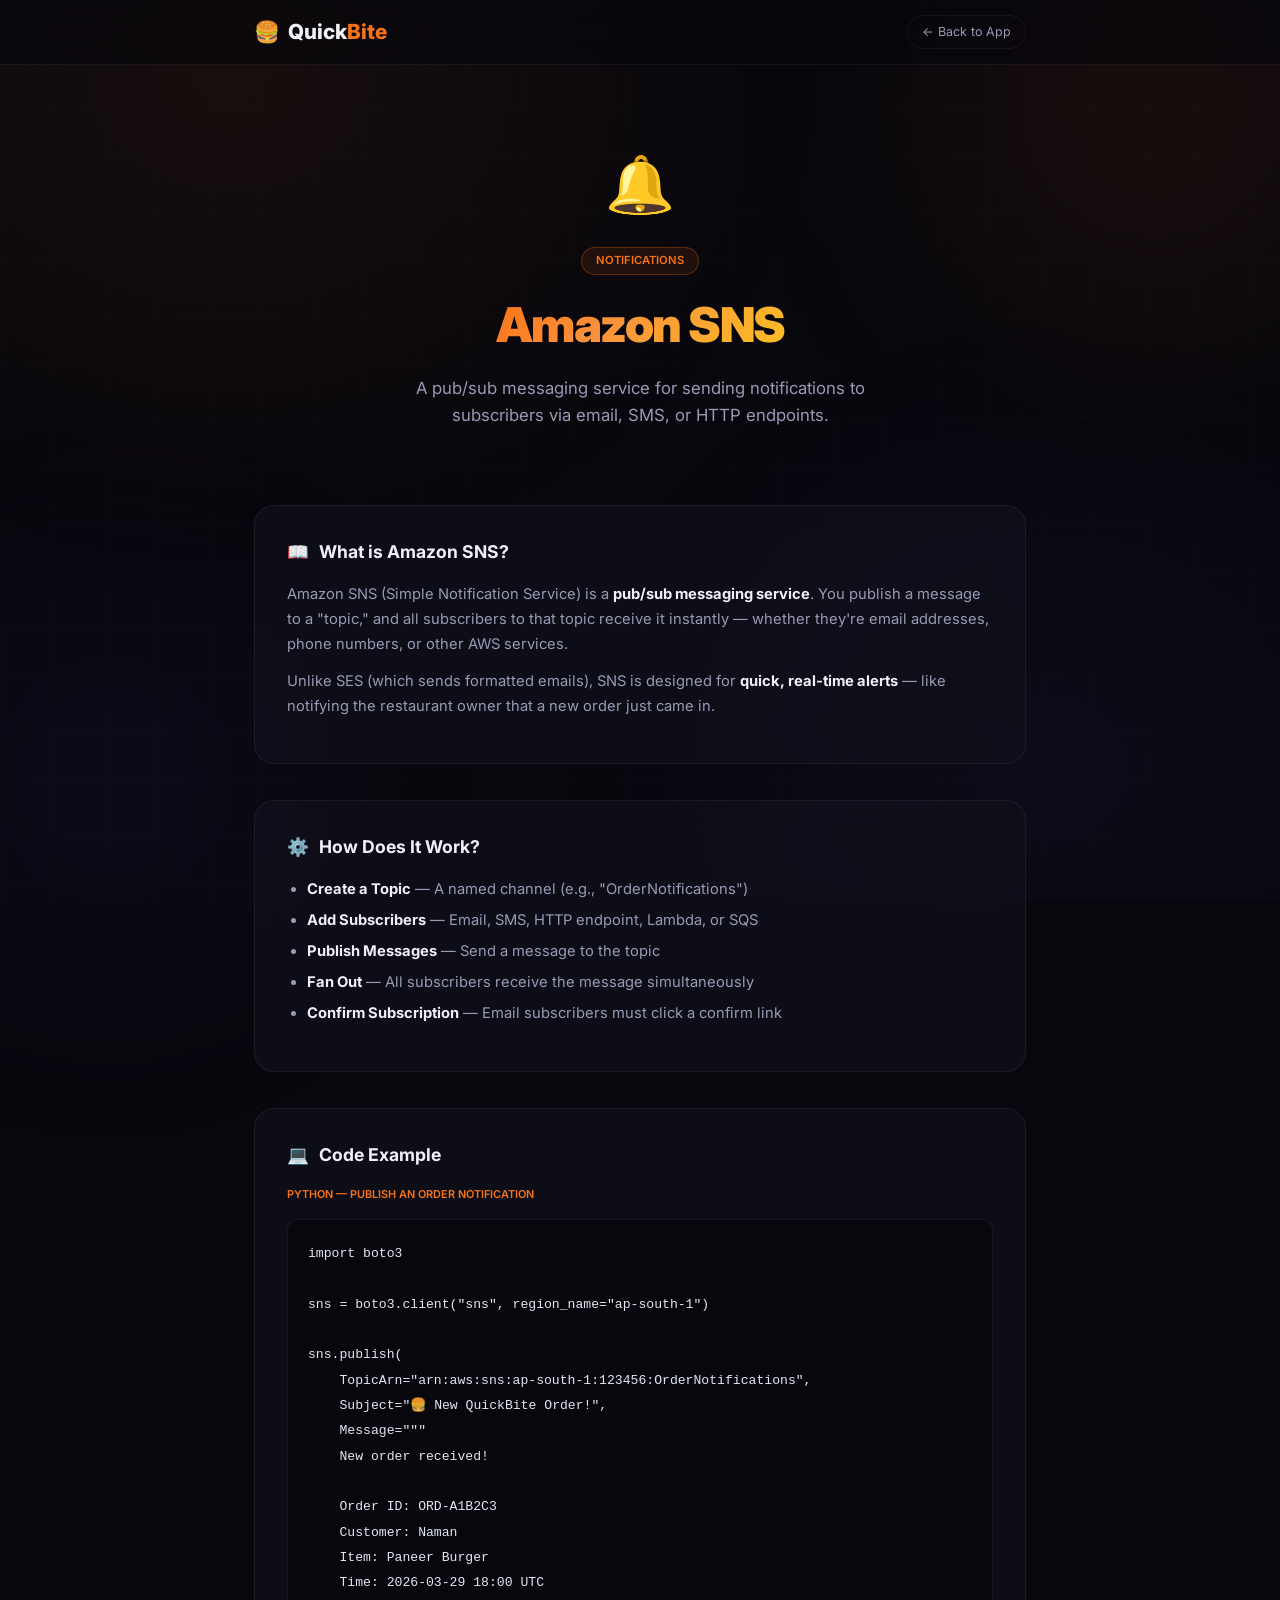
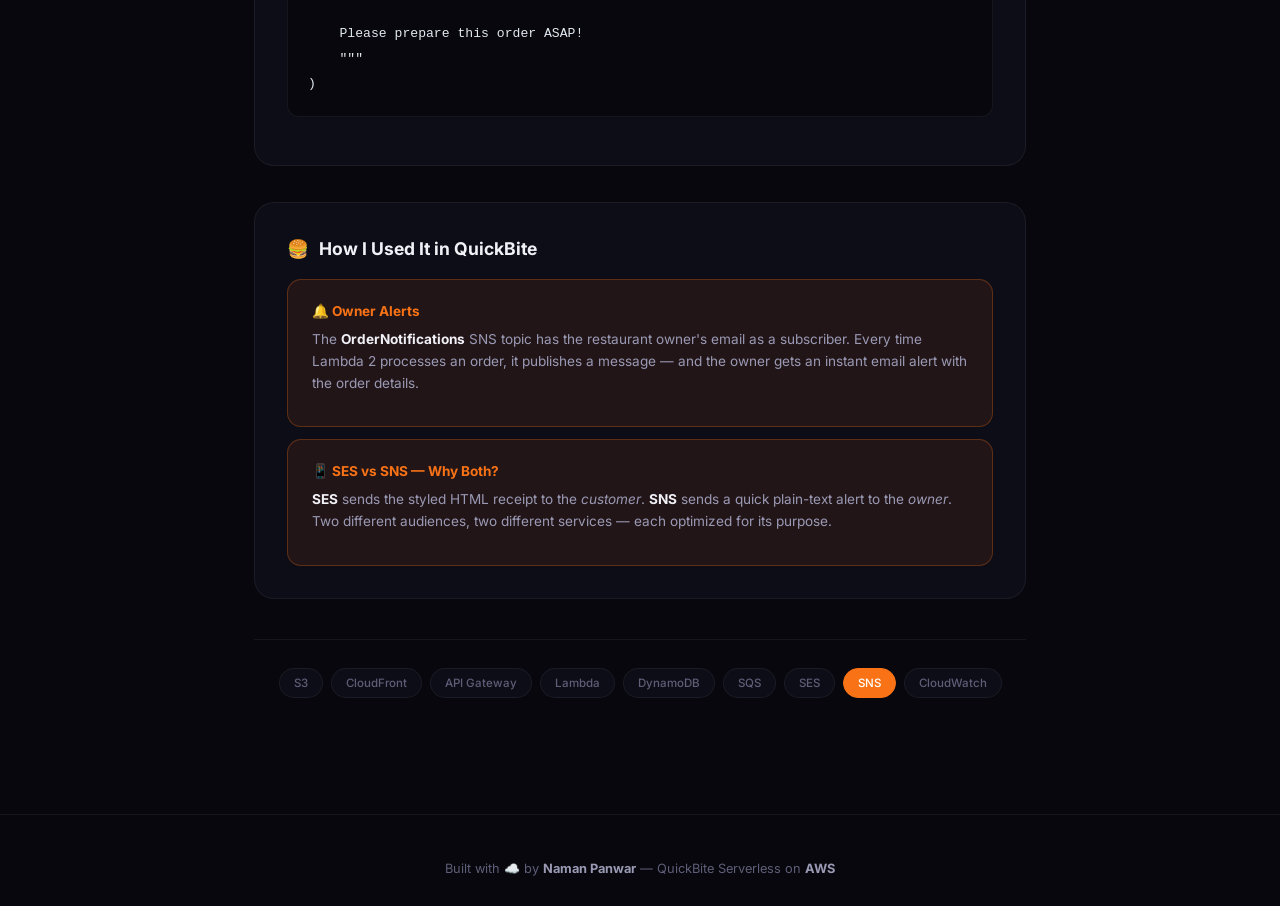
<file: quickbite/services/sns.html>
<!DOCTYPE html>
<html lang="en">
<head>
    <meta charset="UTF-8"><meta name="viewport" content="width=device-width, initial-scale=1.0">
    <title>Amazon SNS — QuickBite AWS Services</title>
    <link href="https://fonts.googleapis.com/css2?family=Inter:wght@300;400;500;600;700;800;900&display=swap" rel="stylesheet">
    <style>
        :root{--bg-base:#07070d;--bg-card:rgba(16,16,28,0.78);--text-1:#f0f0f6;--text-2:#9a9ab5;--text-3:#5e5e78;--accent:#f97316;--accent-soft:rgba(249,115,22,0.09);--border:rgba(255,255,255,0.06);--border-h:rgba(255,255,255,0.12);--border-a:rgba(249,115,22,0.28);--radius-full:9999px;--font:'Inter',-apple-system,sans-serif}
        *,*::before,*::after{margin:0;padding:0;box-sizing:border-box}body{font-family:var(--font);background:var(--bg-base);color:var(--text-1);min-height:100vh;line-height:1.6;-webkit-font-smoothing:antialiased;overflow-x:hidden}
        .bg-grid{position:fixed;inset:0;z-index:0;pointer-events:none;background-image:radial-gradient(ellipse 600px 500px at 18% 8%,rgba(249,115,22,0.07),transparent),radial-gradient(ellipse 500px 450px at 82% 85%,rgba(168,85,247,0.05),transparent),linear-gradient(rgba(255,255,255,0.013) 1px,transparent 1px),linear-gradient(90deg,rgba(255,255,255,0.013) 1px,transparent 1px);background-size:100% 100%,100% 100%,52px 52px,52px 52px}
        .orb{position:fixed;border-radius:50%;filter:blur(110px);pointer-events:none;z-index:0}.orb-1{width:450px;height:450px;background:rgba(249,115,22,0.075);top:-120px;right:-100px}.orb-2{width:380px;height:380px;background:rgba(168,85,247,0.055);bottom:-70px;left:-80px}
        .navbar{position:fixed;top:0;left:0;right:0;z-index:100;background:rgba(7,7,13,0.72);backdrop-filter:blur(28px) saturate(180%);border-bottom:1px solid var(--border)}.nav-inner{max-width:820px;margin:0 auto;padding:0 24px;height:64px;display:flex;align-items:center;justify-content:space-between}.brand{font-size:1.3rem;font-weight:800;display:flex;align-items:center;gap:8px;text-decoration:none;color:var(--text-1)}.brand-accent{color:var(--accent)}.back-btn{padding:6px 14px;border-radius:var(--radius-full);border:1px solid var(--border);background:transparent;color:var(--text-2);font-family:var(--font);font-size:.78rem;text-decoration:none;transition:.25s ease}.back-btn:hover{border-color:var(--accent);color:var(--accent)}
        .main{position:relative;z-index:1;max-width:820px;margin:0 auto;padding:96px 24px 60px}
        .service-hero{text-align:center;padding:44px 0 40px;animation:fadeUp .5s ease}.service-icon{font-size:3.5rem;margin-bottom:16px}.service-tag{display:inline-block;padding:4px 14px;border-radius:var(--radius-full);background:var(--accent-soft);border:1px solid var(--border-a);font-size:.7rem;font-weight:600;color:var(--accent);text-transform:uppercase;margin-bottom:12px}.service-hero h1{font-size:clamp(2rem,5vw,3rem);font-weight:900;letter-spacing:-1.5px;margin-bottom:12px}.gradient-text{background:linear-gradient(135deg,var(--accent),#fb923c 40%,#fbbf24);-webkit-background-clip:text;-webkit-text-fill-color:transparent;background-clip:text}.service-hero p{font-size:1.05rem;color:var(--text-2);max-width:540px;margin:0 auto}
        .section{margin-top:36px;animation:fadeUp .5s ease backwards}.section:nth-child(2){animation-delay:80ms}.section:nth-child(3){animation-delay:160ms}.section:nth-child(4){animation-delay:240ms}.section:nth-child(5){animation-delay:320ms}
        .section-card{background:var(--bg-card);border:1px solid var(--border);border-radius:20px;padding:32px;backdrop-filter:blur(14px);transition:border-color .3s}.section-card:hover{border-color:var(--border-h)}.section-title{font-size:1.1rem;font-weight:700;margin-bottom:16px;display:flex;align-items:center;gap:10px}.section-body{color:var(--text-2);font-size:.92rem;line-height:1.7}.section-body p{margin-bottom:12px}.section-body ul{padding-left:20px;margin-bottom:12px}.section-body li{margin-bottom:6px}.section-body strong{color:var(--text-1)}
        .code-block{background:rgba(0,0,0,0.4);border:1px solid var(--border);border-radius:12px;padding:20px;overflow-x:auto;margin:16px 0}.code-block code{font-family:'SF Mono','Fira Code','Consolas',monospace;font-size:.82rem;color:#e2e8f0;line-height:1.7;white-space:pre}.code-label{font-size:.68rem;font-weight:600;color:var(--accent);text-transform:uppercase;margin-bottom:8px}
        .highlight-card{background:var(--accent-soft);border:1px solid var(--border-a);border-radius:14px;padding:20px 24px;margin-top:16px}.highlight-card h4{color:var(--accent);font-size:.85rem;font-weight:700;margin-bottom:6px}.highlight-card p{color:var(--text-2);font-size:.85rem;line-height:1.6}
        .nav-services{display:flex;flex-wrap:wrap;gap:8px;justify-content:center;margin-top:40px;padding-top:28px;border-top:1px solid var(--border)}.nav-services a{padding:5px 14px;border-radius:var(--radius-full);background:var(--bg-card);border:1px solid var(--border);font-size:.72rem;font-weight:500;color:var(--text-3);text-decoration:none;transition:.25s ease}.nav-services a:hover{border-color:var(--border-a);color:var(--accent);background:var(--accent-soft)}.nav-services a.current{background:var(--accent);color:#fff;border-color:var(--accent)}
        .footer{text-align:center;padding:44px 24px 32px;color:var(--text-3);font-size:.8rem;border-top:1px solid var(--border);margin-top:56px;position:relative;z-index:1}.footer strong{color:var(--text-2)}
        @keyframes fadeUp{from{opacity:0;transform:translateY(18px)}to{opacity:1;transform:translateY(0)}}
    </style>
</head>
<body>
<div class="bg-grid"></div><div class="orb orb-1"></div><div class="orb orb-2"></div>
<nav class="navbar"><div class="nav-inner"><a class="brand" href="../index.html"><span>🍔</span><span>Quick<span class="brand-accent">Bite</span></span></a><a class="back-btn" href="../index.html">← Back to App</a></div></nav>
<main class="main">
    <section class="service-hero">
        <div class="service-icon">🔔</div>
        <div class="service-tag">Notifications</div>
        <h1><span class="gradient-text">Amazon SNS</span></h1>
        <p>A pub/sub messaging service for sending notifications to subscribers via email, SMS, or HTTP endpoints.</p>
    </section>
    <div class="section"><div class="section-card">
        <div class="section-title"><span class="icon">📖</span> What is Amazon SNS?</div>
        <div class="section-body">
            <p>Amazon SNS (Simple Notification Service) is a <strong>pub/sub messaging service</strong>. You publish a message to a "topic," and all subscribers to that topic receive it instantly — whether they're email addresses, phone numbers, or other AWS services.</p>
            <p>Unlike SES (which sends formatted emails), SNS is designed for <strong>quick, real-time alerts</strong> — like notifying the restaurant owner that a new order just came in.</p>
        </div>
    </div></div>
    <div class="section"><div class="section-card">
        <div class="section-title"><span class="icon">⚙️</span> How Does It Work?</div>
        <div class="section-body"><ul>
            <li><strong>Create a Topic</strong> — A named channel (e.g., "OrderNotifications")</li>
            <li><strong>Add Subscribers</strong> — Email, SMS, HTTP endpoint, Lambda, or SQS</li>
            <li><strong>Publish Messages</strong> — Send a message to the topic</li>
            <li><strong>Fan Out</strong> — All subscribers receive the message simultaneously</li>
            <li><strong>Confirm Subscription</strong> — Email subscribers must click a confirm link</li>
        </ul></div>
    </div></div>
    <div class="section"><div class="section-card">
        <div class="section-title"><span class="icon">💻</span> Code Example</div>
        <div class="section-body">
            <div class="code-label">Python — Publish an order notification</div>
            <div class="code-block"><code>import boto3

sns = boto3.client("sns", region_name="ap-south-1")

sns.publish(
    TopicArn="arn:aws:sns:ap-south-1:123456:OrderNotifications",
    Subject="🍔 New QuickBite Order!",
    Message="""
    New order received!
    
    Order ID: ORD-A1B2C3
    Customer: Naman
    Item: Paneer Burger
    Time: 2026-03-29 18:00 UTC
    
    Please prepare this order ASAP!
    """
)</code></div>
        </div>
    </div></div>
    <div class="section"><div class="section-card">
        <div class="section-title"><span class="icon">🍔</span> How I Used It in QuickBite</div>
        <div class="section-body">
            <div class="highlight-card"><h4>🔔 Owner Alerts</h4><p>The <strong>OrderNotifications</strong> SNS topic has the restaurant owner's email as a subscriber. Every time Lambda 2 processes an order, it publishes a message — and the owner gets an instant email alert with the order details.</p></div>
            <div class="highlight-card" style="margin-top:12px"><h4>📱 SES vs SNS — Why Both?</h4><p><strong>SES</strong> sends the styled HTML receipt to the <em>customer</em>. <strong>SNS</strong> sends a quick plain-text alert to the <em>owner</em>. Two different audiences, two different services — each optimized for its purpose.</p></div>
        </div>
    </div></div>
    <nav class="nav-services"><a href="s3.html">S3</a><a href="cloudfront.html">CloudFront</a><a href="api-gateway.html">API Gateway</a><a href="lambda.html">Lambda</a><a href="dynamodb.html">DynamoDB</a><a href="sqs.html">SQS</a><a href="ses.html">SES</a><a href="sns.html" class="current">SNS</a><a href="cloudwatch.html">CloudWatch</a></nav>
</main>
<footer class="footer">Built with ☁️ by <strong>Naman Panwar</strong> — QuickBite Serverless on <strong>AWS</strong></footer>
</body></html>
</file>
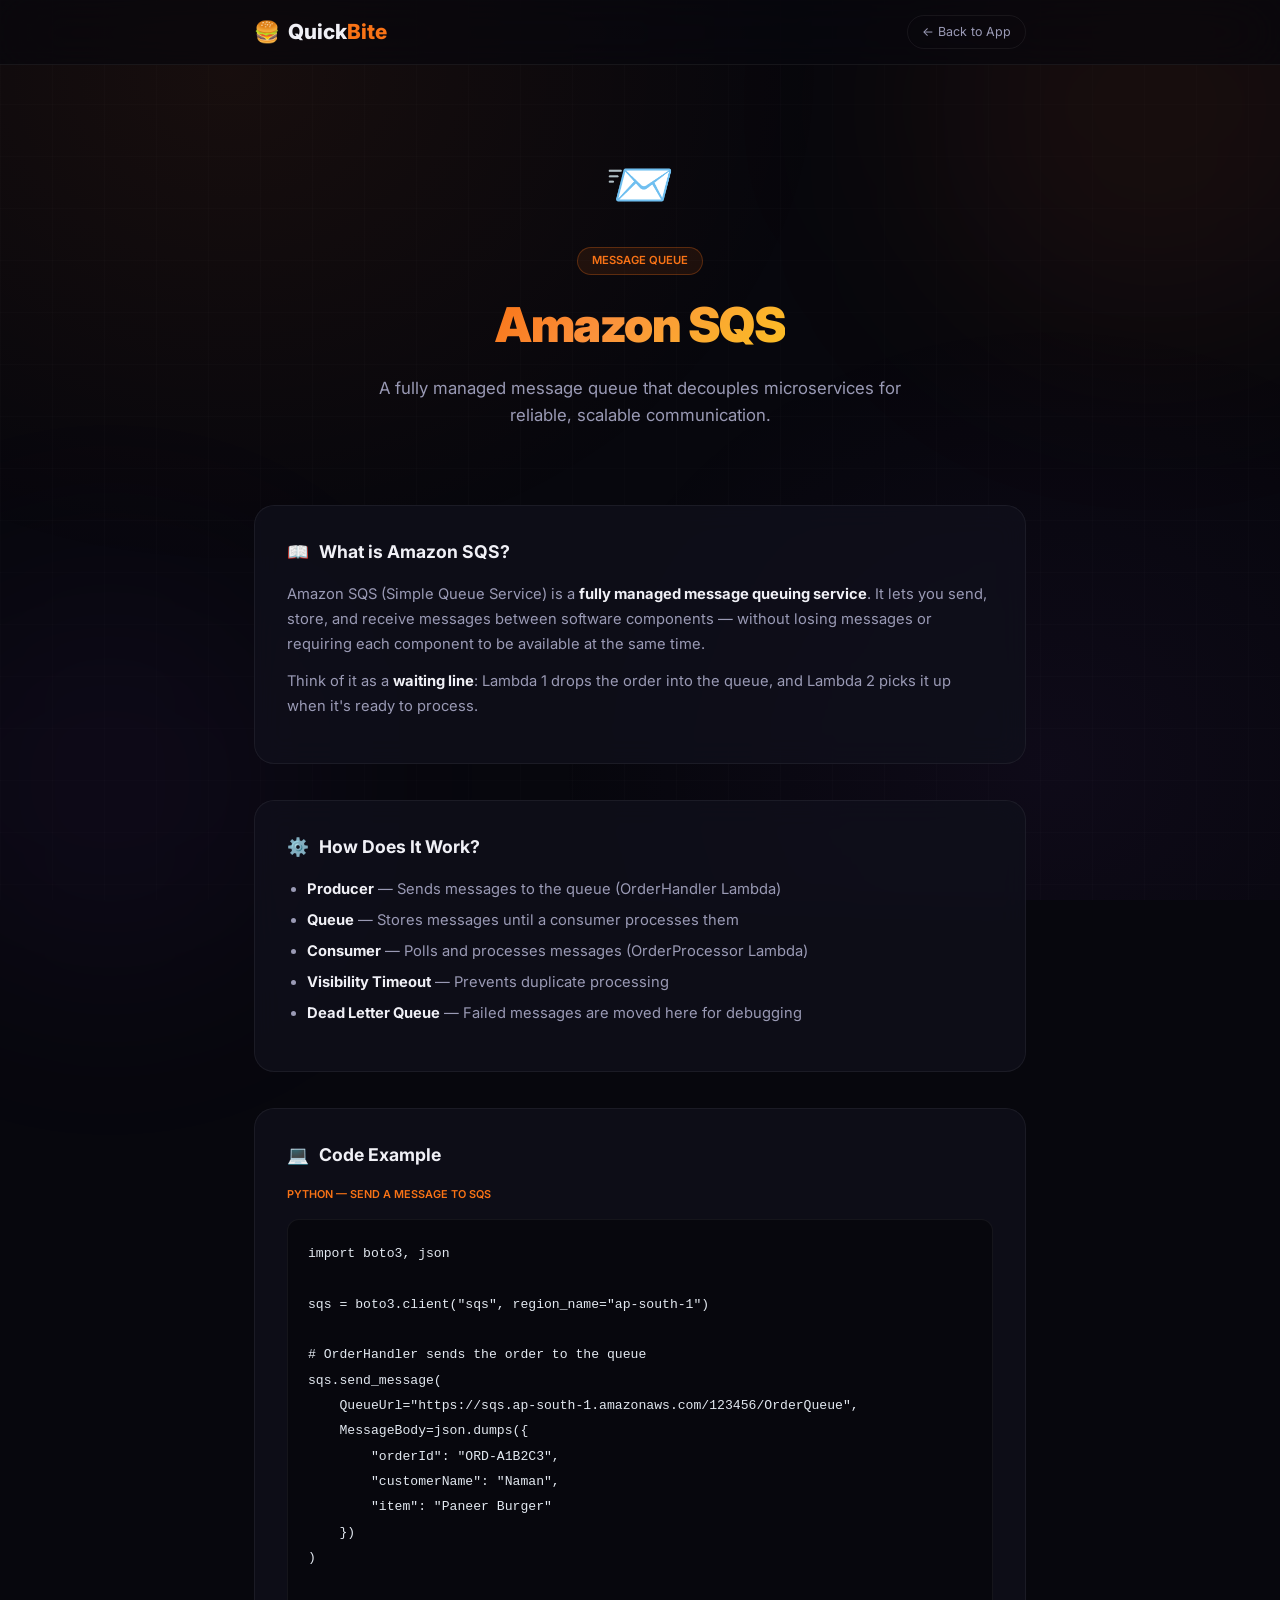
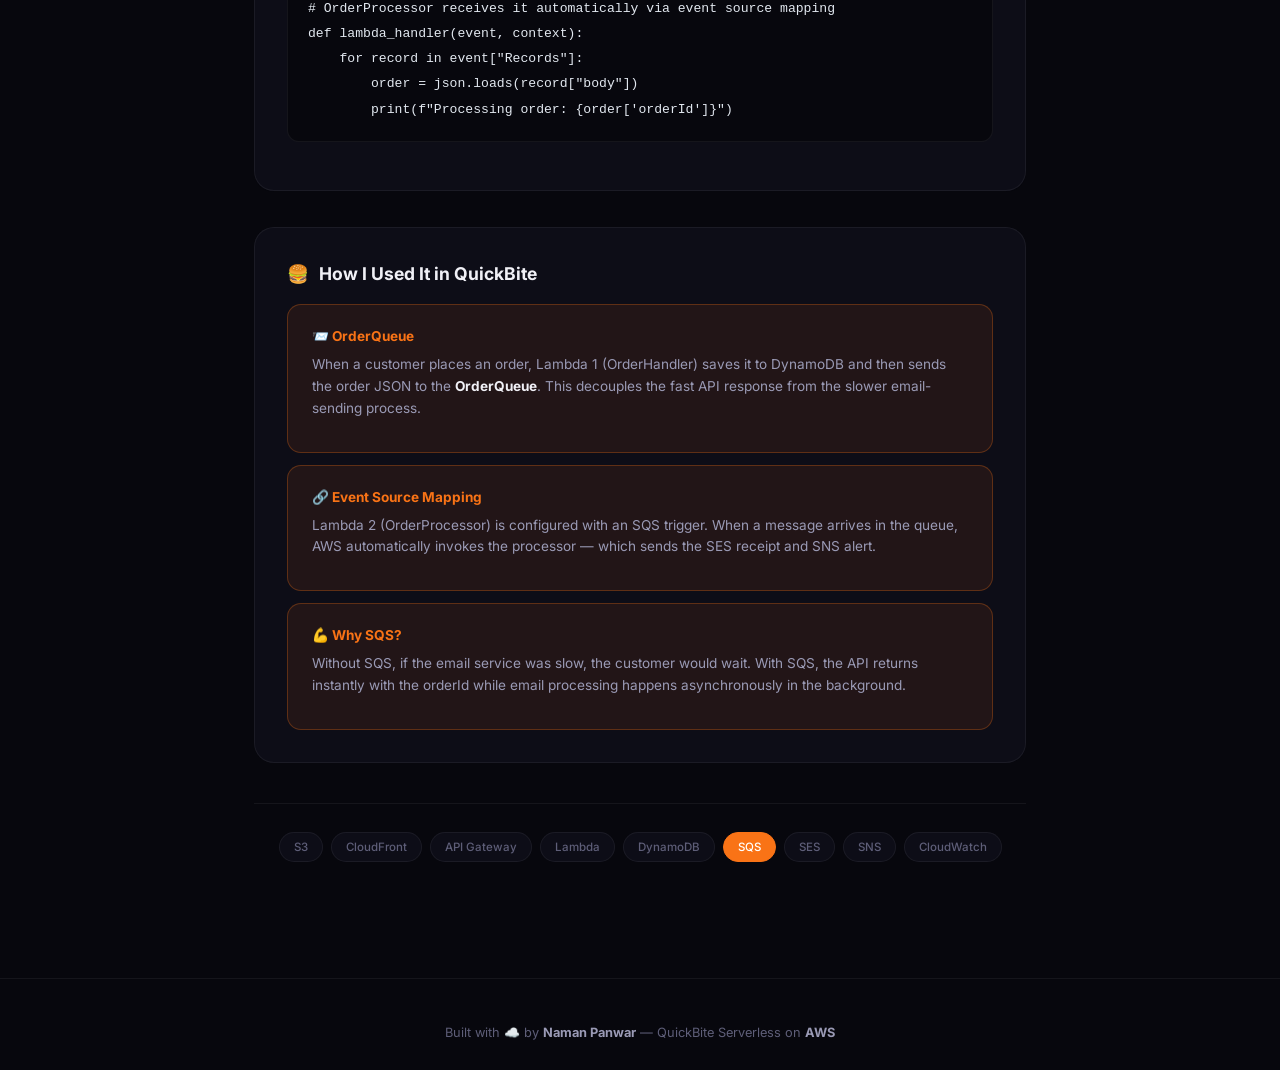
<file: quickbite/services/sqs.html>
<!DOCTYPE html>
<html lang="en">
<head>
    <meta charset="UTF-8"><meta name="viewport" content="width=device-width, initial-scale=1.0">
    <title>Amazon SQS — QuickBite AWS Services</title>
    <link href="https://fonts.googleapis.com/css2?family=Inter:wght@300;400;500;600;700;800;900&display=swap" rel="stylesheet">
    <style>
        :root{--bg-base:#07070d;--bg-card:rgba(16,16,28,0.78);--text-1:#f0f0f6;--text-2:#9a9ab5;--text-3:#5e5e78;--accent:#f97316;--accent-soft:rgba(249,115,22,0.09);--border:rgba(255,255,255,0.06);--border-h:rgba(255,255,255,0.12);--border-a:rgba(249,115,22,0.28);--radius-full:9999px;--font:'Inter',-apple-system,sans-serif}
        *,*::before,*::after{margin:0;padding:0;box-sizing:border-box}body{font-family:var(--font);background:var(--bg-base);color:var(--text-1);min-height:100vh;line-height:1.6;-webkit-font-smoothing:antialiased;overflow-x:hidden}
        .bg-grid{position:fixed;inset:0;z-index:0;pointer-events:none;background-image:radial-gradient(ellipse 600px 500px at 18% 8%,rgba(249,115,22,0.07),transparent),radial-gradient(ellipse 500px 450px at 82% 85%,rgba(168,85,247,0.05),transparent),linear-gradient(rgba(255,255,255,0.013) 1px,transparent 1px),linear-gradient(90deg,rgba(255,255,255,0.013) 1px,transparent 1px);background-size:100% 100%,100% 100%,52px 52px,52px 52px}
        .orb{position:fixed;border-radius:50%;filter:blur(110px);pointer-events:none;z-index:0}.orb-1{width:450px;height:450px;background:rgba(249,115,22,0.075);top:-120px;right:-100px}.orb-2{width:380px;height:380px;background:rgba(168,85,247,0.055);bottom:-70px;left:-80px}
        .navbar{position:fixed;top:0;left:0;right:0;z-index:100;background:rgba(7,7,13,0.72);backdrop-filter:blur(28px) saturate(180%);border-bottom:1px solid var(--border)}.nav-inner{max-width:820px;margin:0 auto;padding:0 24px;height:64px;display:flex;align-items:center;justify-content:space-between}.brand{font-size:1.3rem;font-weight:800;display:flex;align-items:center;gap:8px;text-decoration:none;color:var(--text-1)}.brand-accent{color:var(--accent)}.back-btn{padding:6px 14px;border-radius:var(--radius-full);border:1px solid var(--border);background:transparent;color:var(--text-2);font-family:var(--font);font-size:.78rem;text-decoration:none;transition:.25s ease}.back-btn:hover{border-color:var(--accent);color:var(--accent)}
        .main{position:relative;z-index:1;max-width:820px;margin:0 auto;padding:96px 24px 60px}
        .service-hero{text-align:center;padding:44px 0 40px;animation:fadeUp .5s ease}.service-icon{font-size:3.5rem;margin-bottom:16px}.service-tag{display:inline-block;padding:4px 14px;border-radius:var(--radius-full);background:var(--accent-soft);border:1px solid var(--border-a);font-size:.7rem;font-weight:600;color:var(--accent);text-transform:uppercase;margin-bottom:12px}.service-hero h1{font-size:clamp(2rem,5vw,3rem);font-weight:900;letter-spacing:-1.5px;margin-bottom:12px}.gradient-text{background:linear-gradient(135deg,var(--accent),#fb923c 40%,#fbbf24);-webkit-background-clip:text;-webkit-text-fill-color:transparent;background-clip:text}.service-hero p{font-size:1.05rem;color:var(--text-2);max-width:540px;margin:0 auto}
        .section{margin-top:36px;animation:fadeUp .5s ease backwards}.section:nth-child(2){animation-delay:80ms}.section:nth-child(3){animation-delay:160ms}.section:nth-child(4){animation-delay:240ms}.section:nth-child(5){animation-delay:320ms}
        .section-card{background:var(--bg-card);border:1px solid var(--border);border-radius:20px;padding:32px;backdrop-filter:blur(14px);transition:border-color .3s}.section-card:hover{border-color:var(--border-h)}.section-title{font-size:1.1rem;font-weight:700;margin-bottom:16px;display:flex;align-items:center;gap:10px}.section-body{color:var(--text-2);font-size:.92rem;line-height:1.7}.section-body p{margin-bottom:12px}.section-body ul{padding-left:20px;margin-bottom:12px}.section-body li{margin-bottom:6px}.section-body strong{color:var(--text-1)}
        .code-block{background:rgba(0,0,0,0.4);border:1px solid var(--border);border-radius:12px;padding:20px;overflow-x:auto;margin:16px 0}.code-block code{font-family:'SF Mono','Fira Code','Consolas',monospace;font-size:.82rem;color:#e2e8f0;line-height:1.7;white-space:pre}.code-label{font-size:.68rem;font-weight:600;color:var(--accent);text-transform:uppercase;margin-bottom:8px}
        .highlight-card{background:var(--accent-soft);border:1px solid var(--border-a);border-radius:14px;padding:20px 24px;margin-top:16px}.highlight-card h4{color:var(--accent);font-size:.85rem;font-weight:700;margin-bottom:6px}.highlight-card p{color:var(--text-2);font-size:.85rem;line-height:1.6}
        .nav-services{display:flex;flex-wrap:wrap;gap:8px;justify-content:center;margin-top:40px;padding-top:28px;border-top:1px solid var(--border)}.nav-services a{padding:5px 14px;border-radius:var(--radius-full);background:var(--bg-card);border:1px solid var(--border);font-size:.72rem;font-weight:500;color:var(--text-3);text-decoration:none;transition:.25s ease}.nav-services a:hover{border-color:var(--border-a);color:var(--accent);background:var(--accent-soft)}.nav-services a.current{background:var(--accent);color:#fff;border-color:var(--accent)}
        .footer{text-align:center;padding:44px 24px 32px;color:var(--text-3);font-size:.8rem;border-top:1px solid var(--border);margin-top:56px;position:relative;z-index:1}.footer strong{color:var(--text-2)}
        @keyframes fadeUp{from{opacity:0;transform:translateY(18px)}to{opacity:1;transform:translateY(0)}}
    </style>
</head>
<body>
<div class="bg-grid"></div><div class="orb orb-1"></div><div class="orb orb-2"></div>
<nav class="navbar"><div class="nav-inner"><a class="brand" href="../index.html"><span>🍔</span><span>Quick<span class="brand-accent">Bite</span></span></a><a class="back-btn" href="../index.html">← Back to App</a></div></nav>
<main class="main">
    <section class="service-hero">
        <div class="service-icon">📨</div>
        <div class="service-tag">Message Queue</div>
        <h1><span class="gradient-text">Amazon SQS</span></h1>
        <p>A fully managed message queue that decouples microservices for reliable, scalable communication.</p>
    </section>
    <div class="section"><div class="section-card">
        <div class="section-title"><span class="icon">📖</span> What is Amazon SQS?</div>
        <div class="section-body">
            <p>Amazon SQS (Simple Queue Service) is a <strong>fully managed message queuing service</strong>. It lets you send, store, and receive messages between software components — without losing messages or requiring each component to be available at the same time.</p>
            <p>Think of it as a <strong>waiting line</strong>: Lambda 1 drops the order into the queue, and Lambda 2 picks it up when it's ready to process.</p>
        </div>
    </div></div>
    <div class="section"><div class="section-card">
        <div class="section-title"><span class="icon">⚙️</span> How Does It Work?</div>
        <div class="section-body"><ul>
            <li><strong>Producer</strong> — Sends messages to the queue (OrderHandler Lambda)</li>
            <li><strong>Queue</strong> — Stores messages until a consumer processes them</li>
            <li><strong>Consumer</strong> — Polls and processes messages (OrderProcessor Lambda)</li>
            <li><strong>Visibility Timeout</strong> — Prevents duplicate processing</li>
            <li><strong>Dead Letter Queue</strong> — Failed messages are moved here for debugging</li>
        </ul></div>
    </div></div>
    <div class="section"><div class="section-card">
        <div class="section-title"><span class="icon">💻</span> Code Example</div>
        <div class="section-body">
            <div class="code-label">Python — Send a message to SQS</div>
            <div class="code-block"><code>import boto3, json

sqs = boto3.client("sqs", region_name="ap-south-1")

# OrderHandler sends the order to the queue
sqs.send_message(
    QueueUrl="https://sqs.ap-south-1.amazonaws.com/123456/OrderQueue",
    MessageBody=json.dumps({
        "orderId": "ORD-A1B2C3",
        "customerName": "Naman",
        "item": "Paneer Burger"
    })
)

# OrderProcessor receives it automatically via event source mapping
def lambda_handler(event, context):
    for record in event["Records"]:
        order = json.loads(record["body"])
        print(f"Processing order: {order['orderId']}")</code></div>
        </div>
    </div></div>
    <div class="section"><div class="section-card">
        <div class="section-title"><span class="icon">🍔</span> How I Used It in QuickBite</div>
        <div class="section-body">
            <div class="highlight-card"><h4>📨 OrderQueue</h4><p>When a customer places an order, Lambda 1 (OrderHandler) saves it to DynamoDB and then sends the order JSON to the <strong>OrderQueue</strong>. This decouples the fast API response from the slower email-sending process.</p></div>
            <div class="highlight-card" style="margin-top:12px"><h4>🔗 Event Source Mapping</h4><p>Lambda 2 (OrderProcessor) is configured with an SQS trigger. When a message arrives in the queue, AWS automatically invokes the processor — which sends the SES receipt and SNS alert.</p></div>
            <div class="highlight-card" style="margin-top:12px"><h4>💪 Why SQS?</h4><p>Without SQS, if the email service was slow, the customer would wait. With SQS, the API returns instantly with the orderId while email processing happens asynchronously in the background.</p></div>
        </div>
    </div></div>
    <nav class="nav-services"><a href="s3.html">S3</a><a href="cloudfront.html">CloudFront</a><a href="api-gateway.html">API Gateway</a><a href="lambda.html">Lambda</a><a href="dynamodb.html">DynamoDB</a><a href="sqs.html" class="current">SQS</a><a href="ses.html">SES</a><a href="sns.html">SNS</a><a href="cloudwatch.html">CloudWatch</a></nav>
</main>
<footer class="footer">Built with ☁️ by <strong>Naman Panwar</strong> — QuickBite Serverless on <strong>AWS</strong></footer>
</body></html>
</file>
